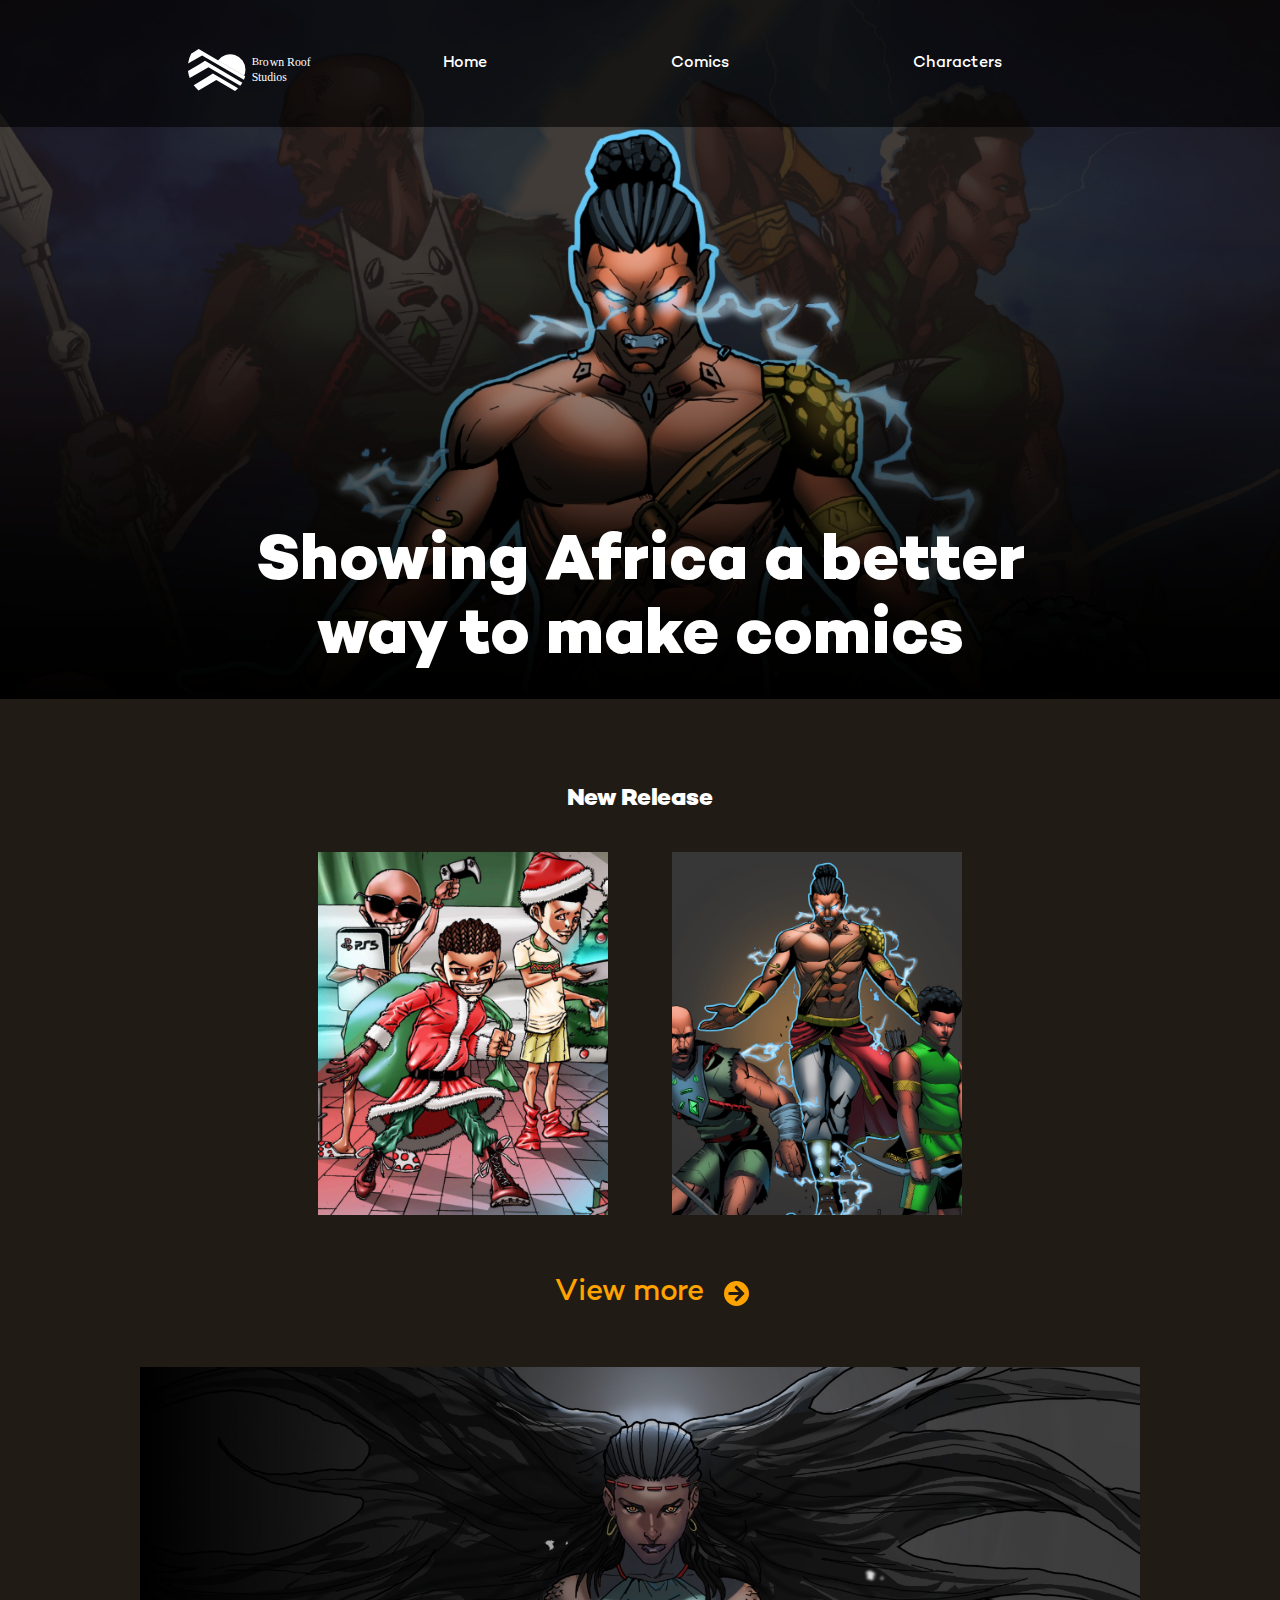
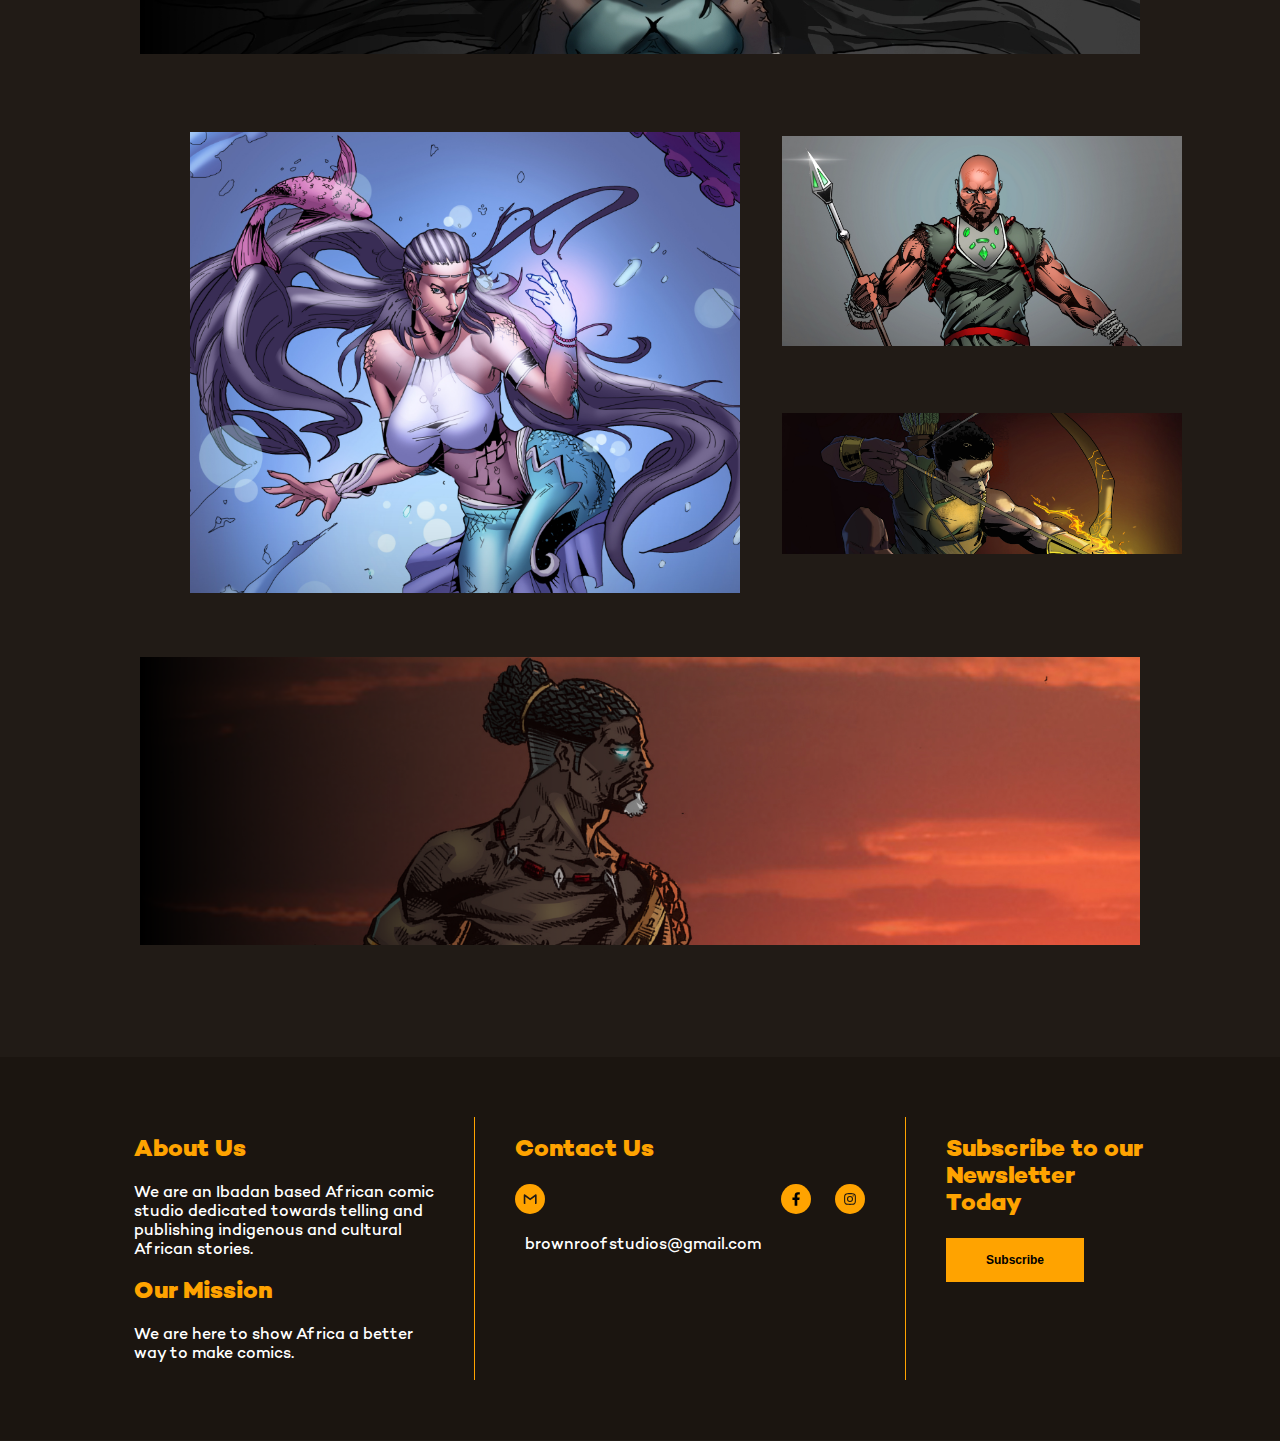
<file: Index.html>
<!DOCTYPE html>
<html lang="en">

<head>
    <meta charset="UTF-8">
    <meta http-equiv="X-UA-Compatible" content="IE=edge">
    <meta name="viewport" content="width=device-width, initial-scale=1.0">
    <title>Brown Roof Studios</title>
    <link
        href="https://fonts.googleapis.com/css?family=Material+Icons|Material+Icons+Outlined|Material+Icons+Two+Tone|Material+Icons+Round|Material+Icons+Sharp"
        rel="stylesheet">
    <link rel="stylesheet" href="css/Style.css">
    <script src="Js/script.js" defer></script>
</head>

<body>
<div id="mainWrapper">
    <div id="AllTpLP">

        <div id="AlltpNav">

            <div id="TpNav">

                <a href="Index.html" class="clearfix" id="logoLink"> <img src="Images/Logo.svg" alt="Brown Roof Logo" id="BRSLogo"> </a>

                <ul id="lisLst">
                    <li><a href="Index.html" class="LkHov">Home</a></li>
                    <hr class="horLine">
                    <li><a href="Our Comics.html" class="LkHov">Comics</a></li>
                    <hr class="horLine">
                    <li><a href="Our Characters.html" class="LkHov">Characters</a></li>
                </ul>

                <span class="material-icons-outlined" style='color:white;' id="hamburger">
                    menu
                </span>

                <span class="material-icons-outlined" style='color:white;' id="close">
                    close
                    </span>

                <!-- <span></span> -->

            </div>

            <h1>Showing Africa a better way
                to make comics</h1>

        </div>


    </div>

    <br> <br> <br><br>

    <!-----This is the second section for the website-->

    <div id="nxtSect">


        <h2 id="SecSectbgtxt"> New Release</h2>

        <br>

        <div id="secTwoImgs">

            <img src="Images/JakutaChristmasSpecial-1.png" alt="Jakuta Christmas Special" id="secTwoImgOne">


            <img src="Images/joint pinup jakuta.png" alt="Jakuta Issue 1" id="secTwoImgTwo">


        </div>


    </div>

    <br><br>

    <!----this is the view more button for the website-->
    <a href="Our Comics.html">
        <div id="vwMor">

            <div id="vwMorChld">

                <p id="vwMorTxt">
                    View more
                </p>

                <img src="Images/arrow icon.svg" alt="Jakuta Christmas Special" id="vwMorIcn">

            </div>

        </div>
    </a>

    <br> <br>


    <!-----This is the Third section for the website-->

    <div class="thirdSect">
        <img src="Images/Group 5.jpg" alt="Yemoja" id="trdSectYemoja">
    </div>

    <br> <br>

    <div class="forthSect">


        <div id="fstImg">

            <img src="Images/iyemoja.jpg" alt="Yemoja" id="fthSectYemoja">

            <div id="TxtInfo">
                <H2>Yemoja</H2>
                <p>She is regarded as the mother of all orishas and the goddess of the ocean.</p>
            </div>

        </div>


        <div id="SecImg">


            <div id="secimgDiv">
                <img src="Images/gboka.png" alt="Yemoja" id="fthSectGboka">

                <div id="TxtInfoGbo">
                    <H2>Gbonka</H2>
                    <p>A fierce comrade of Jakuta who is known for his strength in wars and battles.</p>
                </div>
            </div>


            <div id="trdimgDiv">
                <img src="Images/timi.png" alt="Yemoja" id="fthSectTimi">

                <div id="TxtInfoTimi">
                    <H2>Timi</H2>
                    <p>A Hunter and warlord and one of the two fierce comrades of Jakuta..</p>
                </div>
            </div>

        </div>

    </div>

     <!----this is the dive that has jakuta on it alone-->
     <br>
     <br><br>
 
 
     <div class="thirdSect">
         <img src="Images/Group 18.jpg" alt="Yemoja" id="trdSectYemoja">
     </div>
 
     </div>
 
     <br> <br> <br>

      <!---This is the beginning of the fifth section of the website-->

    <br> <br> <br>

    <div id="bgClr">
        <div id="fifthSect">

            <div id="abtMis">
                <h2> About Us</h2>

                <p>We are an Ibadan based African comic studio dedicated towards telling and publishing indigenous and
                    cultural African stories.</p>

                <h2>Our Mission</h2>

                <p>We are here to show Africa a better way to make comics.</p>
            </div>

            <div id="contactUs">
                <h2>Contact Us</h2>

                <div id="CtUsMail">

                    <div class="emailLink">
                        <img src="Images/Gmail.svg" alt="Gmail Icon" id="CtUsMailImg">

                    <p>brownroofstudios@gmail.com</p>
                    </div>

                    <div class="iconSet">
                        <img src="Images/Facebook.svg" alt="Facebook Icon" class="SocialIcnsIcons">
                    <img src="Images/Instagram.svg" alt="Instagram Icon" class="SocialIcnsIcons">
                    </div>

                </div>
            </div>

            <div id="MailSub">
                <h2>Subscribe to our Newsletter Today</h2>

                <input type="button" value="Subscribe" id="SubBtn">
            </div>
        </div>
    </div>
</body>
</div>

</html>
</file>
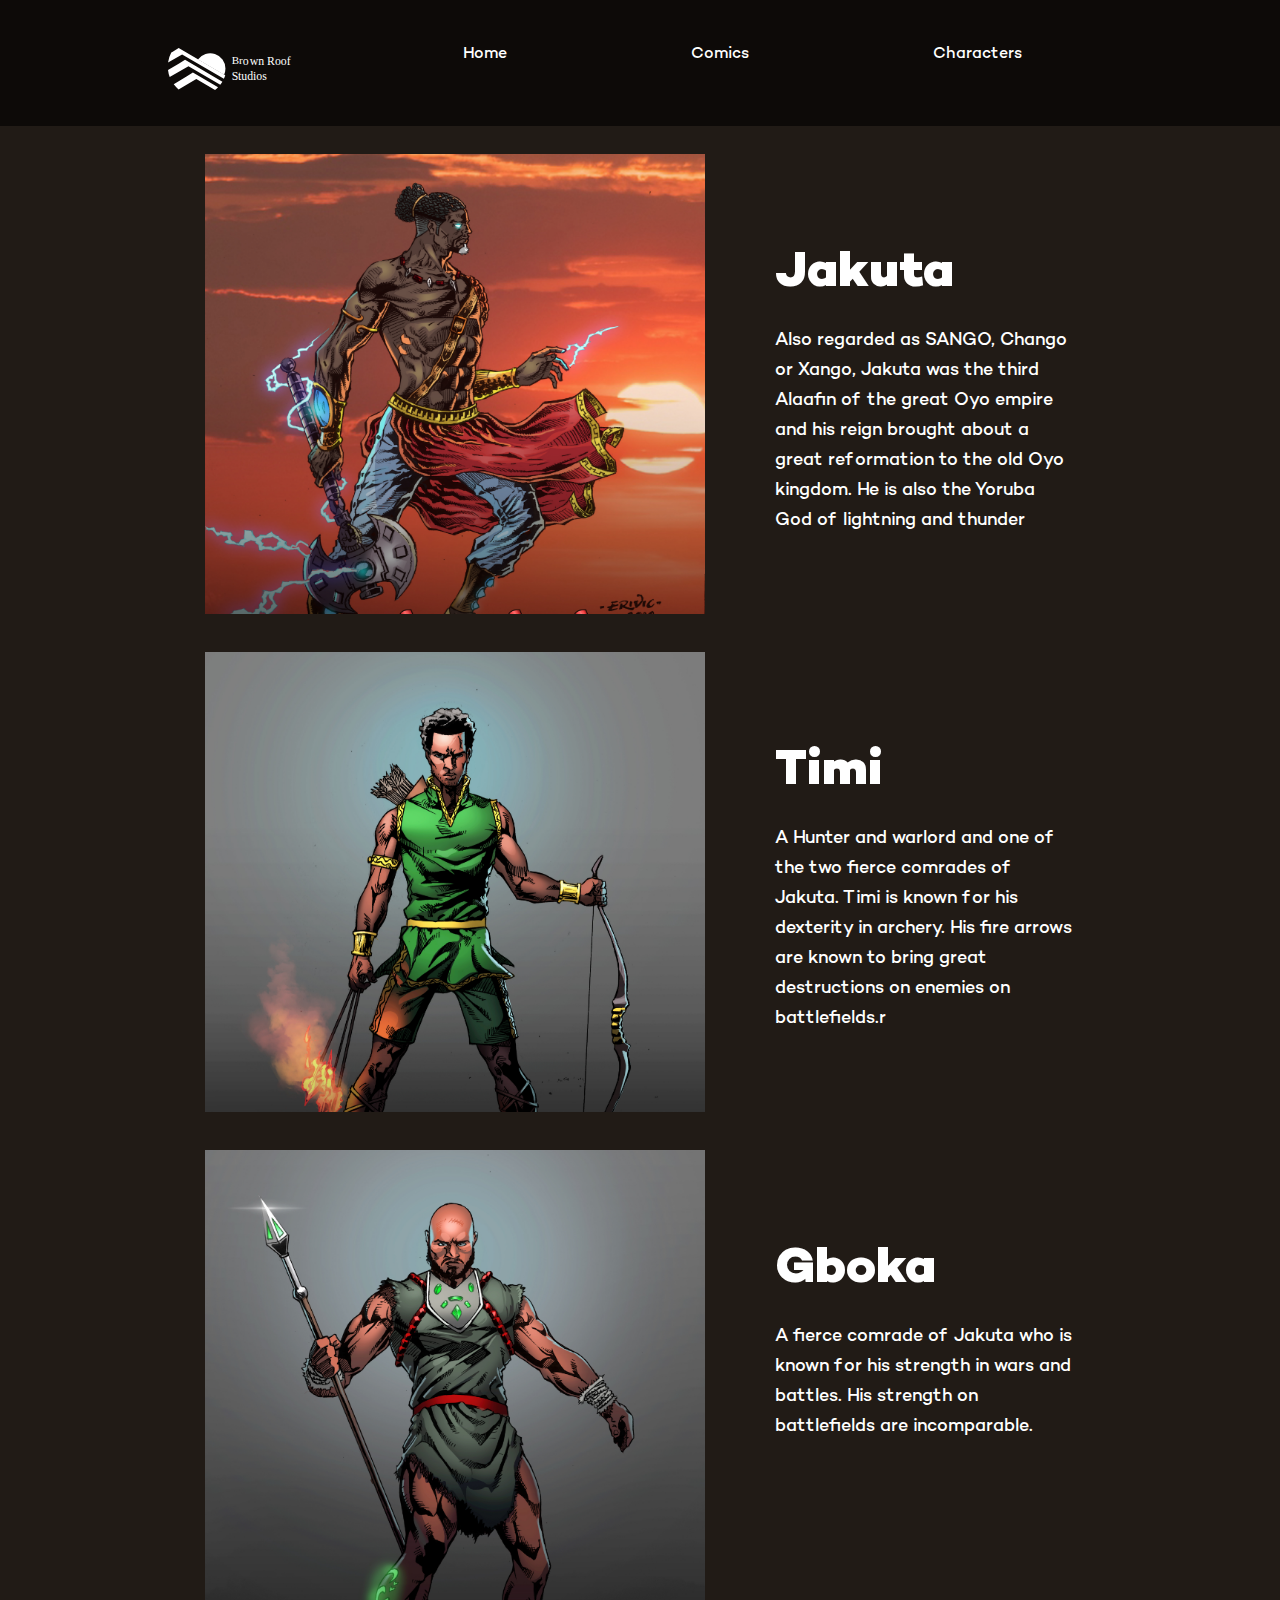
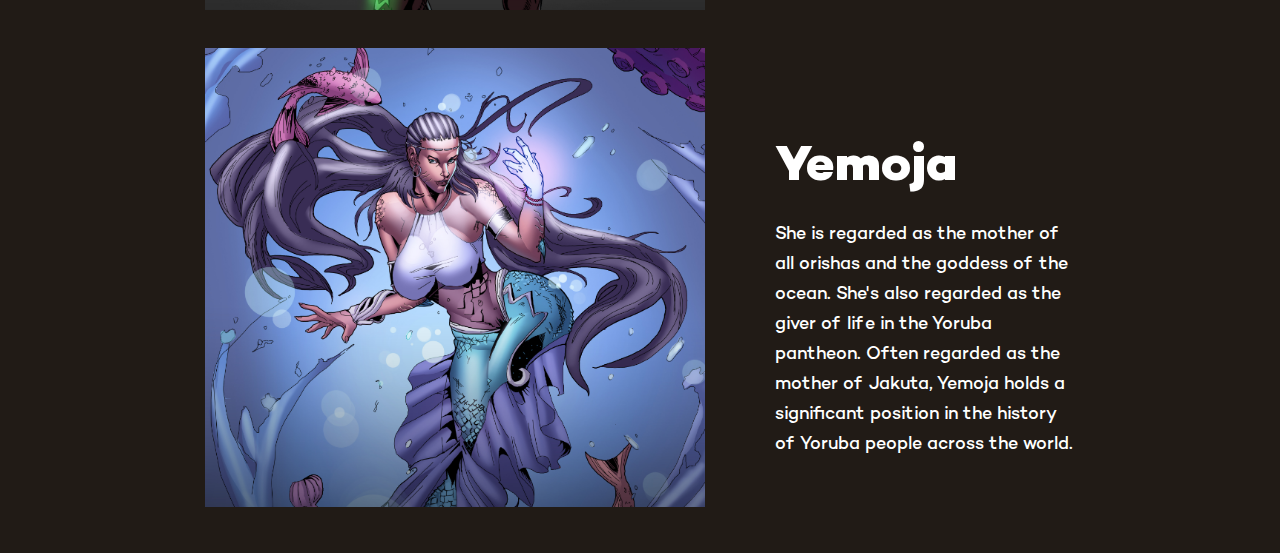
<file: Our Characters.html>
<!DOCTYPE html>
<html>

    <head>
        <meta charset="UTF-8">
        <meta http-equiv="X-UA-Compatible" content="IE=edge">
        <meta name="viewport" content="width=device-width, initial-scale=1.0">
        <title>
            Brown Roof Studios
        </title>
        <link rel="stylesheet" href="css/Our Characters.css">
        <link
        href="https://fonts.googleapis.com/css?family=Material+Icons|Material+Icons+Outlined|Material+Icons+Two+Tone|Material+Icons+Round|Material+Icons+Sharp"
        rel="stylesheet">

        <script src="Js/script.js" defer></script>
    </head>

    <body>


        <div id="TpNav">

            <a href="Index.html"> <img src="Images/Logo.svg" alt="Brown Roof Logo" id="BRSLogo">    </a>

            <ul id="lisLst">
                <li><a href="Index.html" class="LkHov">Home</a></li>
                <hr class="horLine">
                <li><a href="Our Comics.html" class="LkHov">Comics</a></li>
                <hr class="horLine">
                <li><a href="Our Characters.html" class="LkHov">Characters</a></li>
            </ul>

            <span class="material-icons-outlined" style='color:white;' id="hamburger">
                menu
            </span>

            <span class="material-icons-outlined" style='color:white;' id="close">
                close
                </span>

        </div>




        <br><Br>

            <!---This is the div fir aall the character images-->

        <div class="allChaInf">


            <div class="chaInfoforFlex">


                        <img src="Images/JAKUTA 01d.png" alt="Jakuta1" class="chrImgs">


                     <div class="flxIns">
                        <h2>Jakuta</h2>
                        <p>Also regarded as SANGO, Chango or Xango, Jakuta was the third Alaafin of the great Oyo empire and his reign brought about a great reformation to the old Oyo kingdom. He is also the Yoruba God of lightning and thunder</p>

                     </div>
            </div>
        </div>


        <div class="allChaInf">



            <br> <br>
            <div class="chaInfoforFlex">


                        <img src="Images/timi cover.png" alt="Timi" class="chrImgs">


                     <div class="flxIns">
                        <h2>Timi</h2>
                        <p>A Hunter and warlord and one of the two fierce comrades of Jakuta. Timi is known for his dexterity in archery. His fire arrows are known to bring great destructions on enemies on battlefields.r</p>

                     </div>
            </div>
        </div>   
        
        <br> <br>



        <div class="allChaInf">
            <div class="chaInfoforFlex">


                        <img src="Images/gboka cover.png" alt="Gboka" class="chrImgs">


                     <div class="flxIns">
                        <h2>Gboka</h2>
                        <p>A fierce comrade of Jakuta who is known for his strength in wars and battles. His strength on battlefields are incomparable.</p>

                     </div>
            </div>
        </div>      
        
        
        
        <br> <br>
        <div class="allChaInf">


            <div class="chaInfoforFlex">


                        <img src="Images/iyemoja done.png" alt="Yemoja" class="chrImgs">


                     <div class="flxIns">
                        <h2>Yemoja</h2>
                        <p>She is regarded as the mother of all orishas and the goddess of the ocean. She's also regarded as the giver of life in the Yoruba pantheon. Often regarded as the mother of Jakuta, Yemoja holds a significant position in the history of Yoruba people across the world.</p>

                     </div>
            </div>


            <br> <br>
       
    </body>
</file>
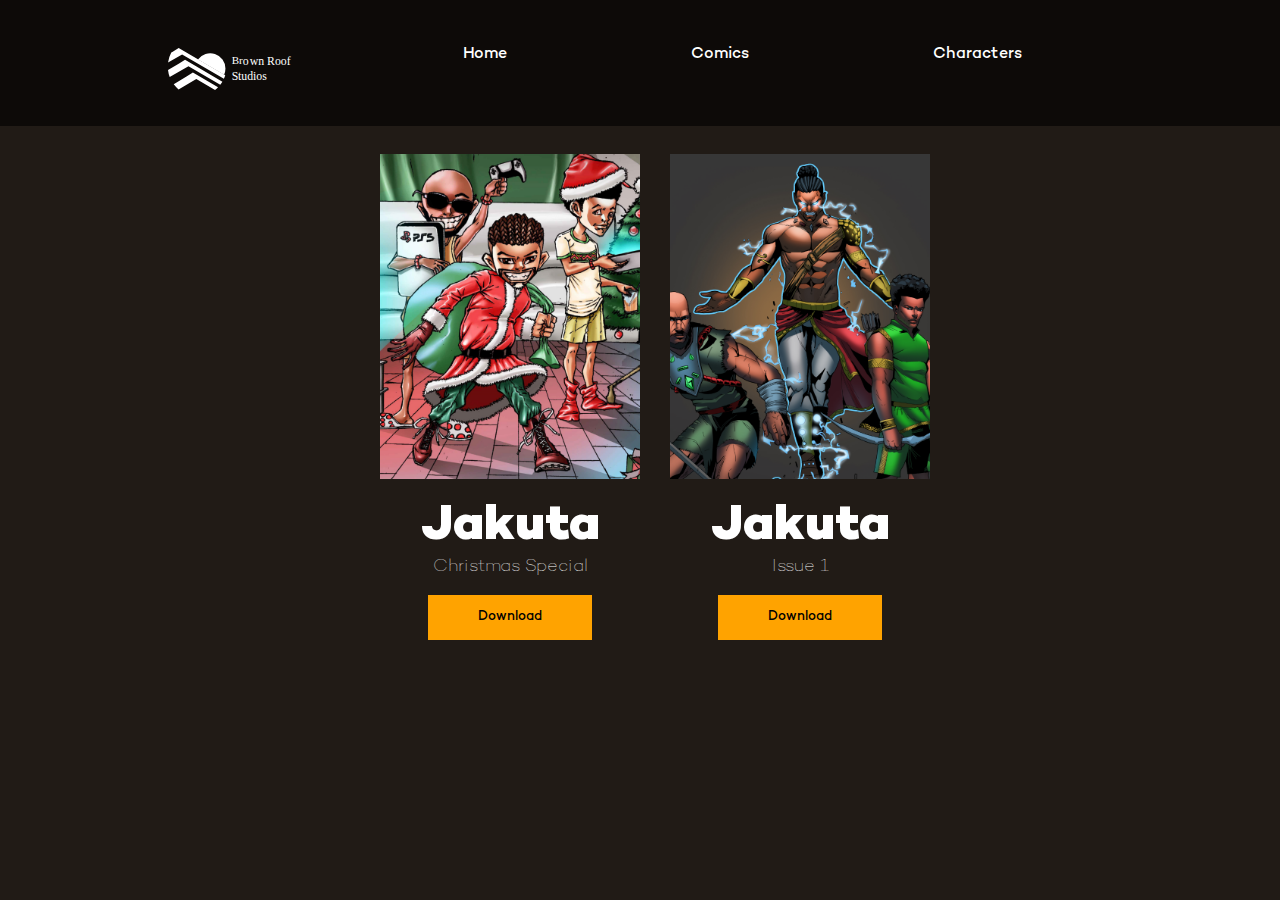
<file: Our Comics.html>
<!DOCTYPE html>
<html>

    <head>
        <meta charset="UTF-8">
        <meta http-equiv="X-UA-Compatible" content="IE=edge">
        <meta name="viewport" content="width=device-width, initial-scale=1.0">
        <title>
            Brown Roof Studios
        </title>
        <link
        href="https://fonts.googleapis.com/css?family=Material+Icons|Material+Icons+Outlined|Material+Icons+Two+Tone|Material+Icons+Round|Material+Icons+Sharp"
        rel="stylesheet">

        <link rel="stylesheet" href="css/Our Comics.css">

        <script src="Js/script.js" defer></script>
    </head>

    <body>


        <div id="TpNav">

            <a href="Index.html" class="clearfix" id="logoLink">  <img src="Images/Logo.svg" alt="Brown Roof Logo" id="BRSLogo">    </a>

            <ul id="lisLst">
                <li><a href="Index.html" class="LkHov">Home</a></li>
                <hr class="horLine">
                <li><a href="Our Comics.html" class="LkHov">Comics</a></li>
                <hr class="horLine">
                <li><a href="Our Characters.html" class="LkHov">Characters</a></li>
            </ul>

            <span class="material-icons-outlined" style='color:white;' id="hamburger">
                menu
            </span>

            <span class="material-icons-outlined" style='color:white;' id="close">
                close
                </span>

        </div>


        <br><br>
        

        <div class="oneSect">
                <div class="CmIssues">
                    <img src="Images/JakutaChristmasSpecial-1.png" alt="Jakuta Christmas Special" class="CmIssuesImgs">

                    <div Class="TxtNdDwldBtn">
                        <h1>Jakuta</h1>
                        <h3>Christmas Special</h3>
                      
                        <button class="btn"> Download </button>
                    </div>
                </div>
                <br>


                <br>

                <div class="CmIssues">
                    <img src="Images/joint pinup jakuta.png" alt="Jakuta Issue 1" class="CmIssuesImgs">

                    <div Class="TxtNdDwldBtn">
                        <h1>Jakuta</h1>
                        <h3>Issue 1</h3>
                       

                        <button class="btn"> Download </button>
                    </div>
                </div>

                <br><br>
                

         </div>

         
    </body>

    </html>
</file>
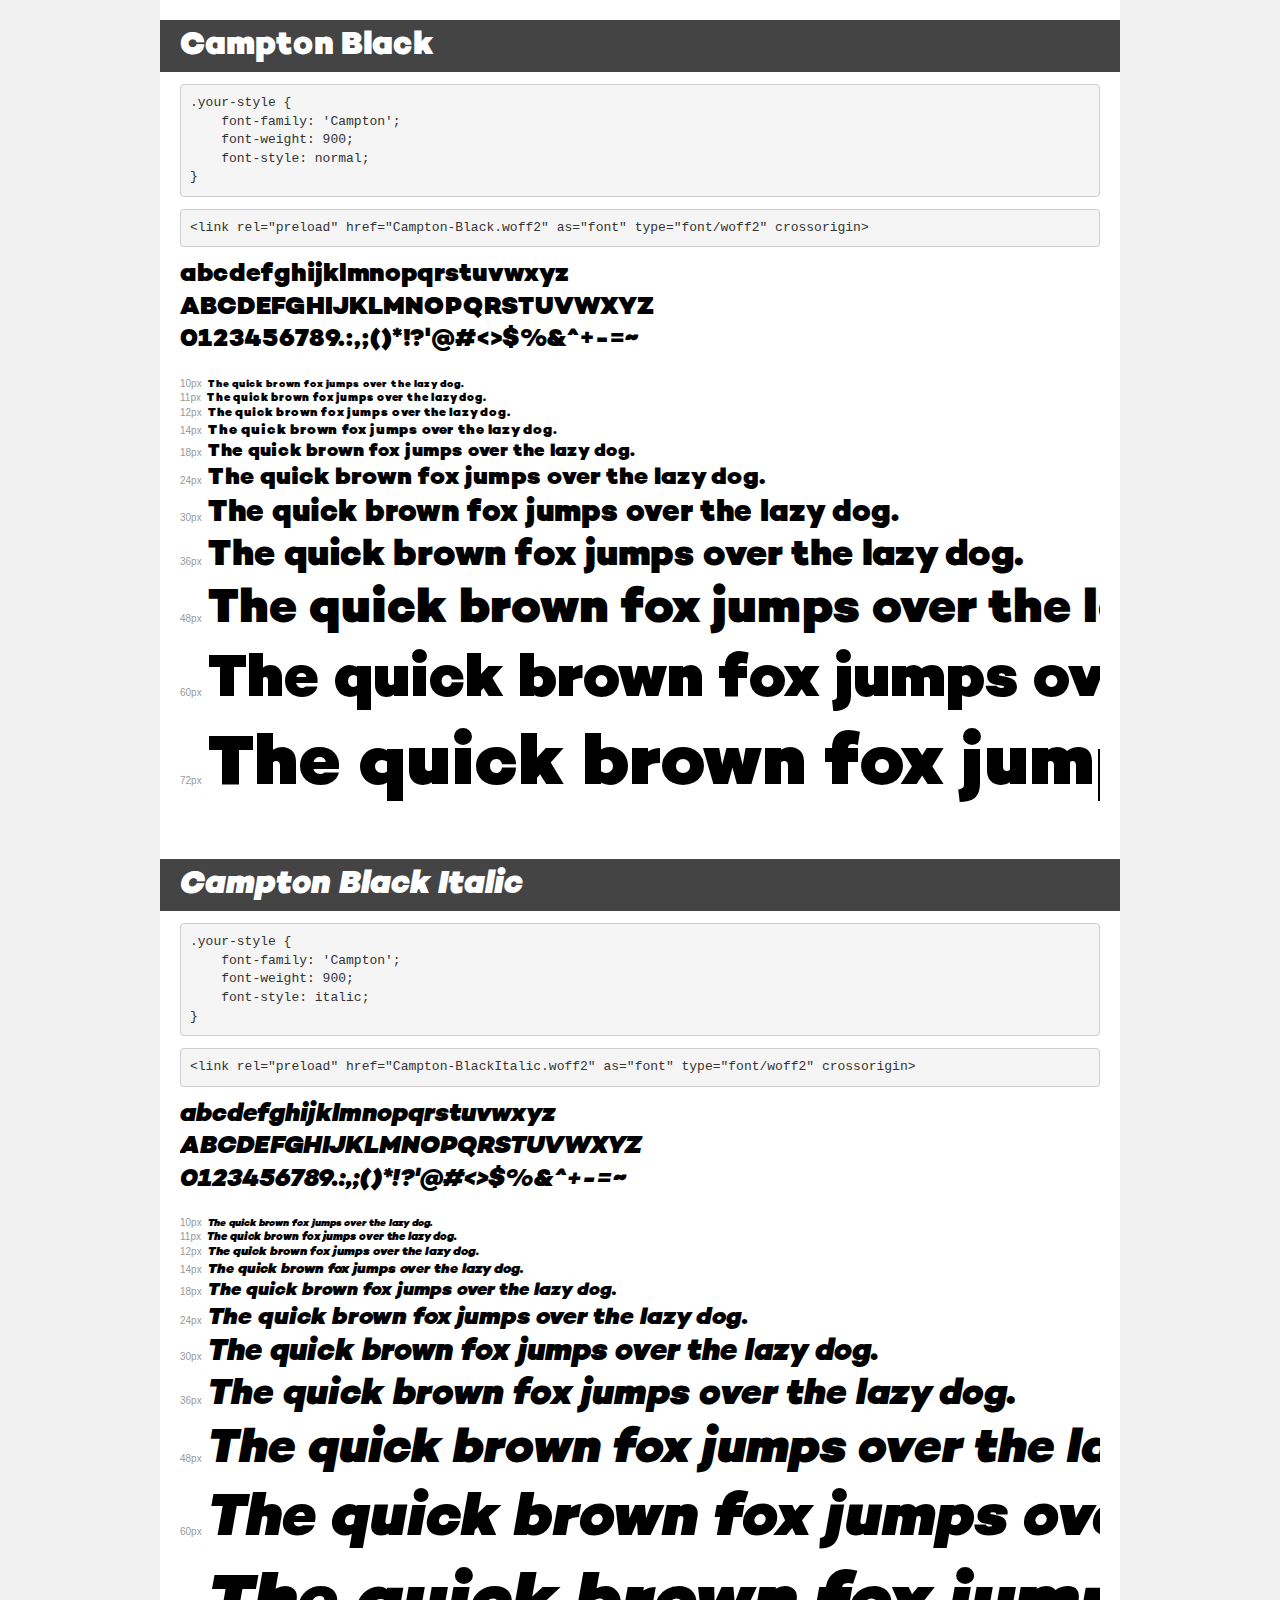
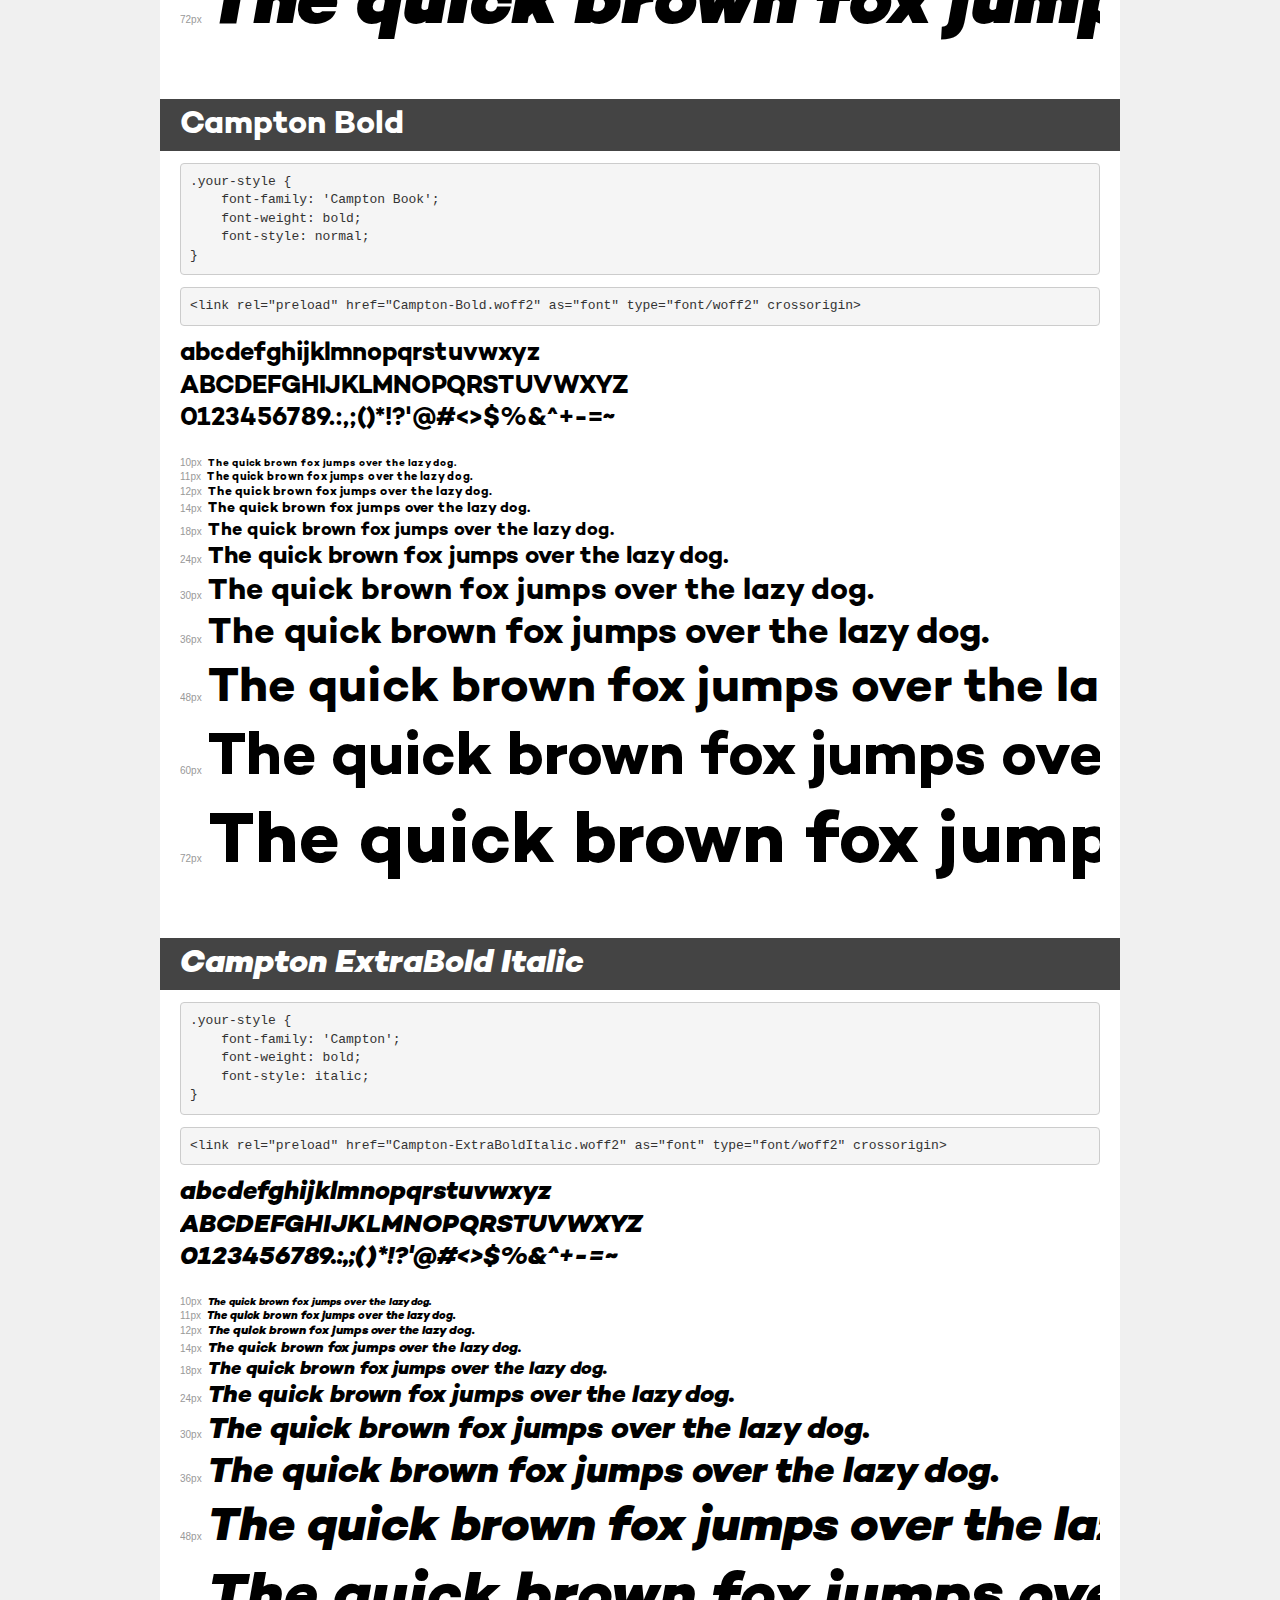
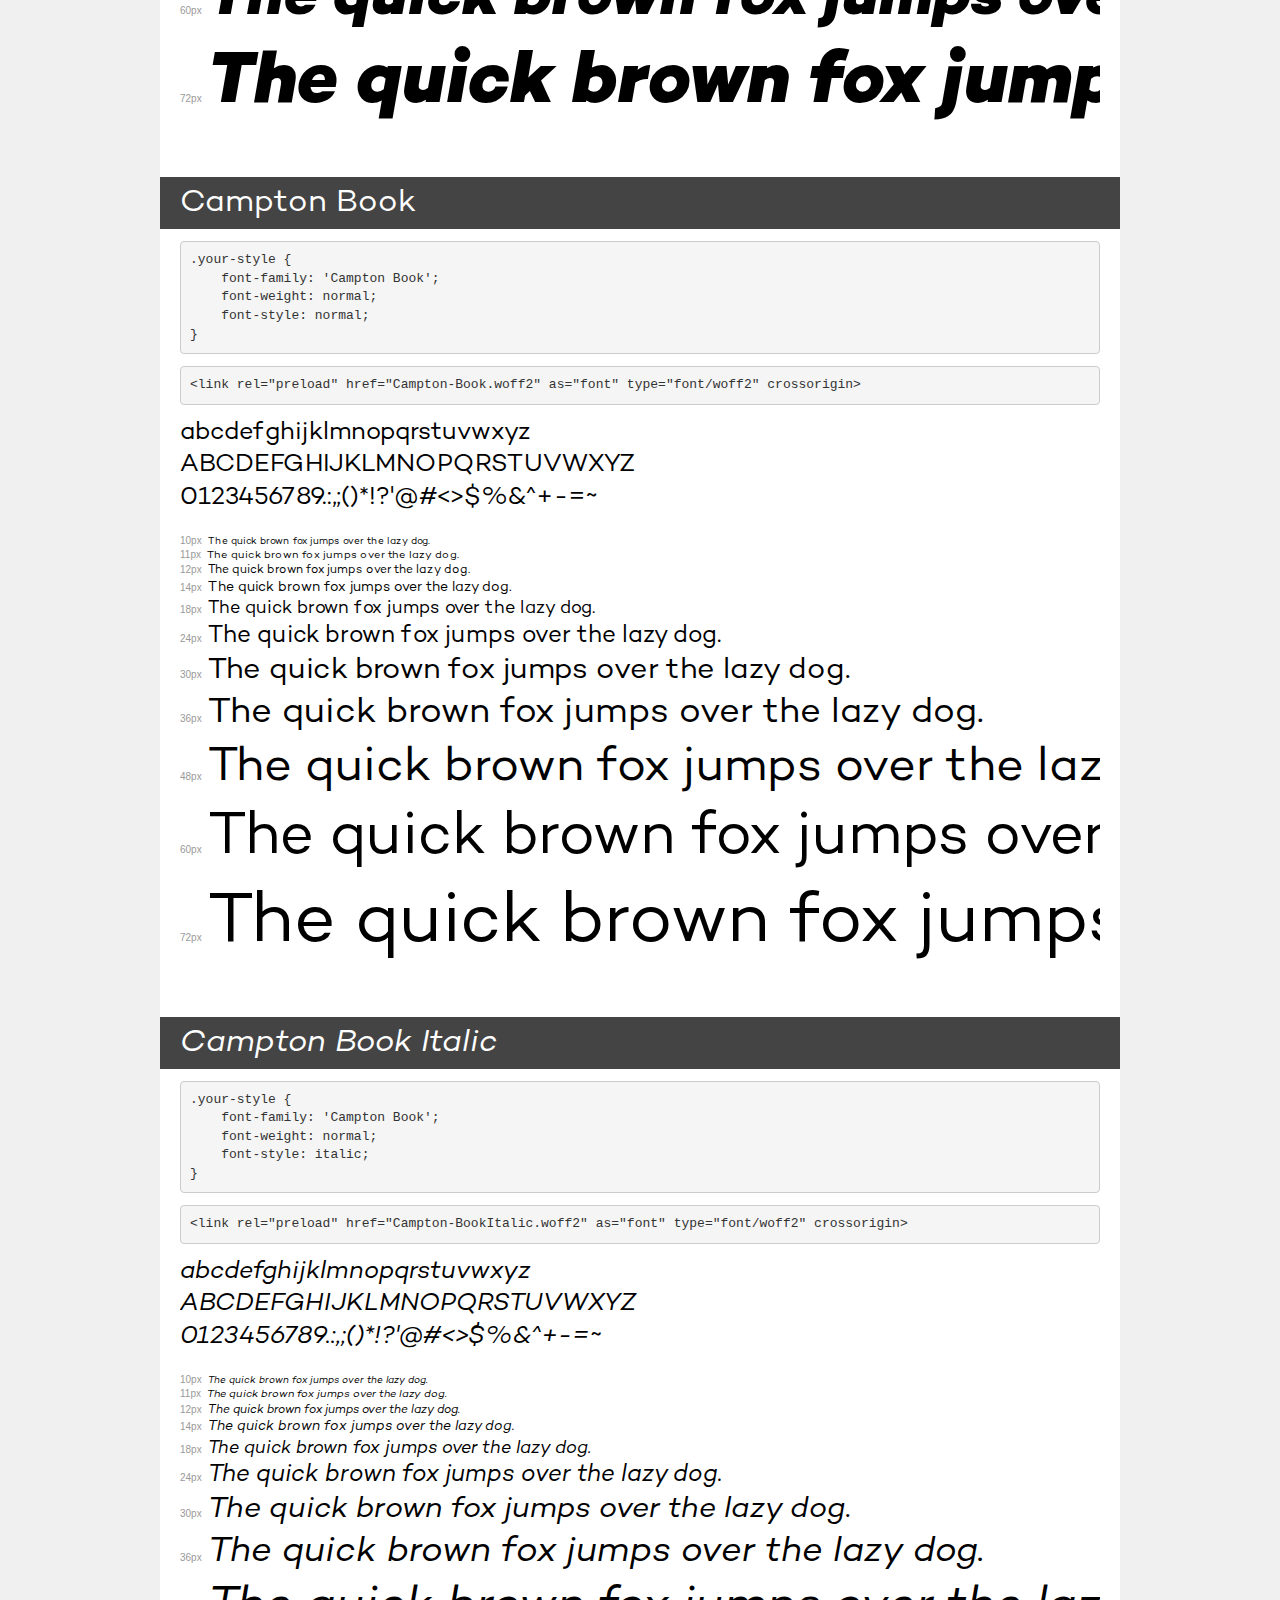
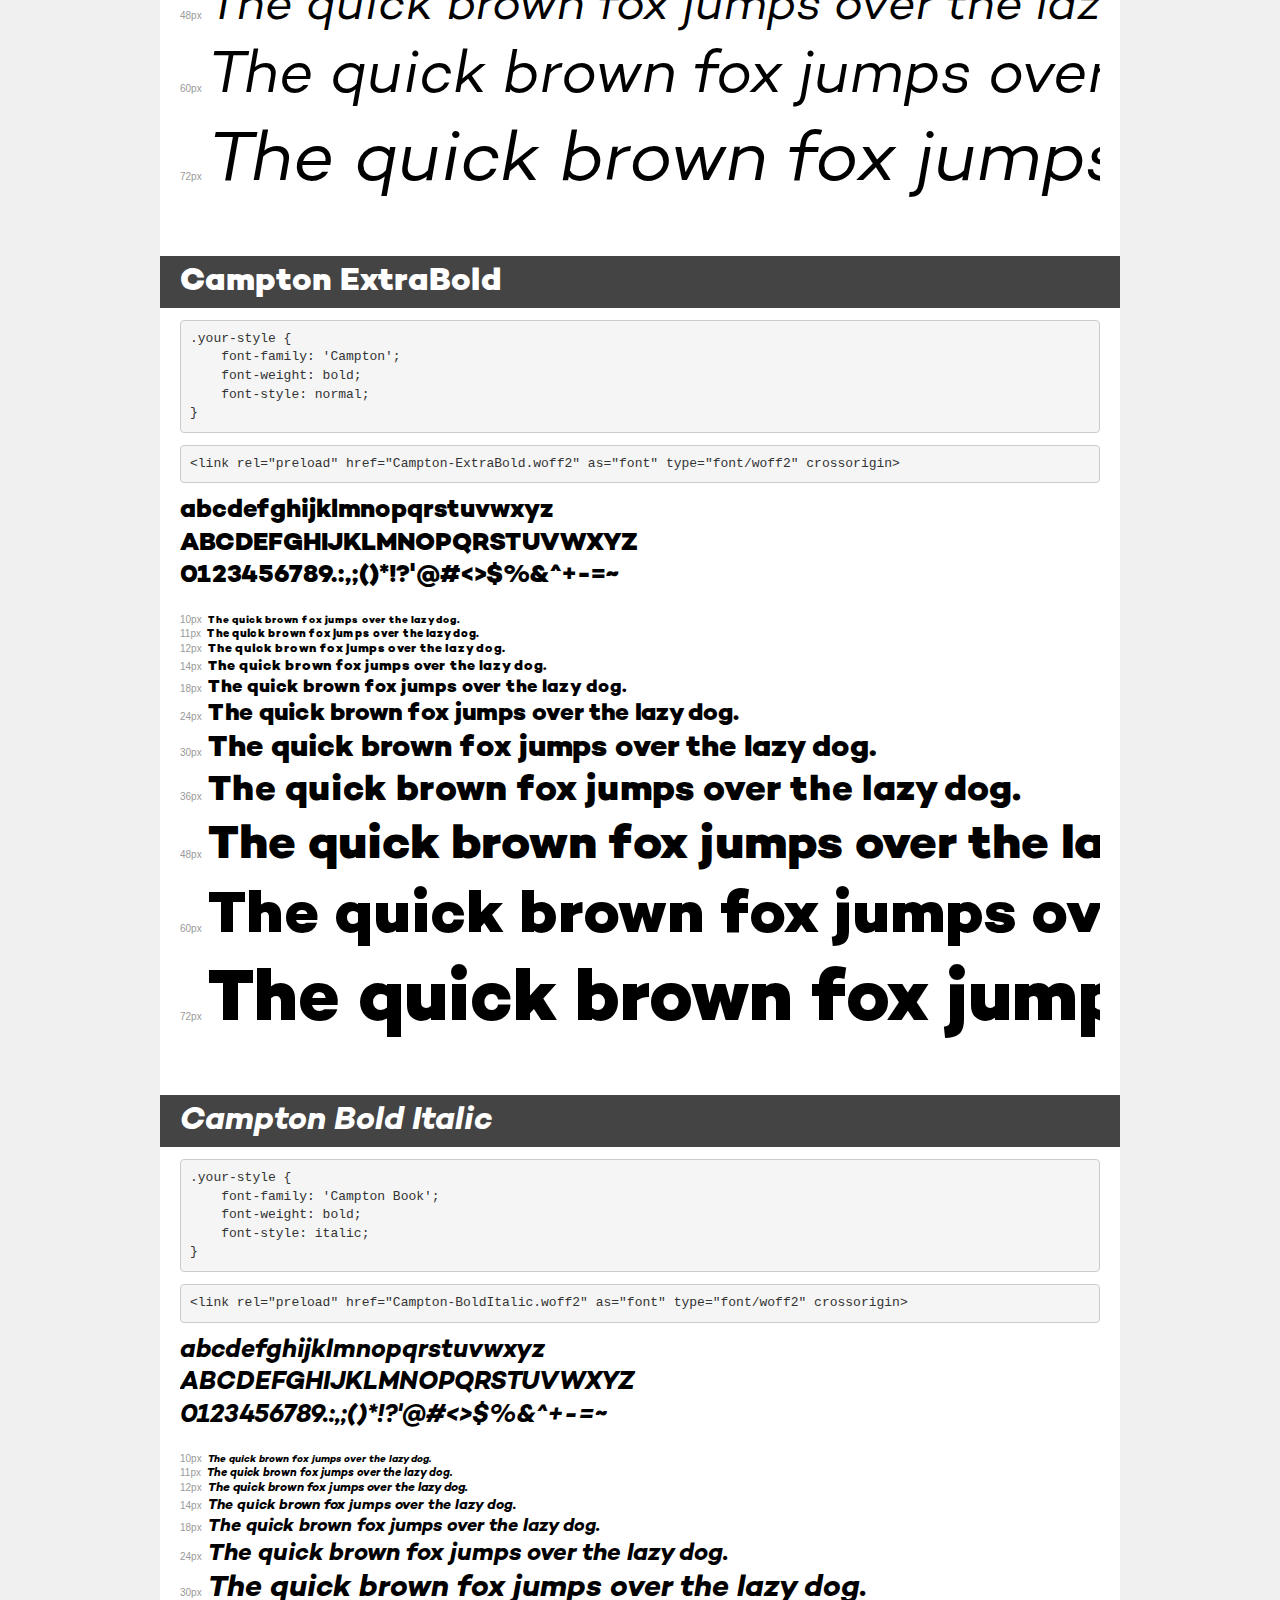
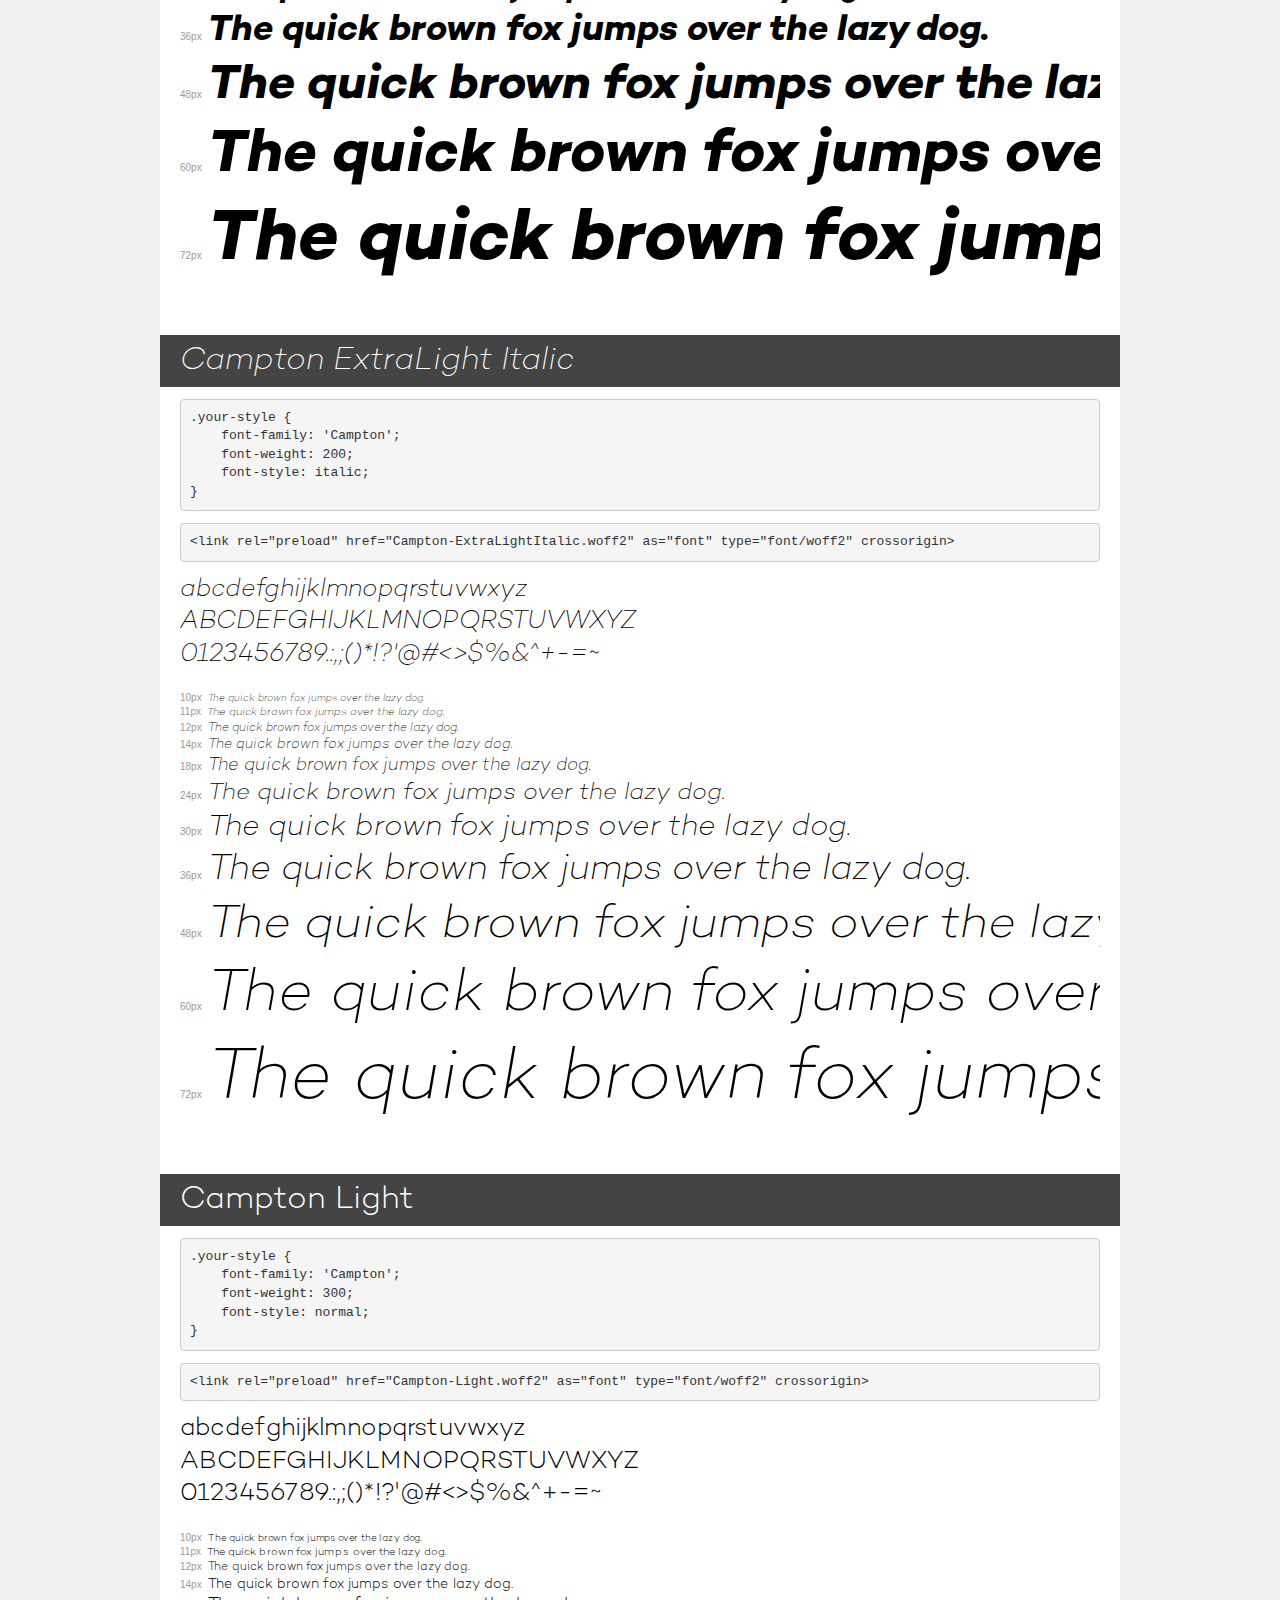
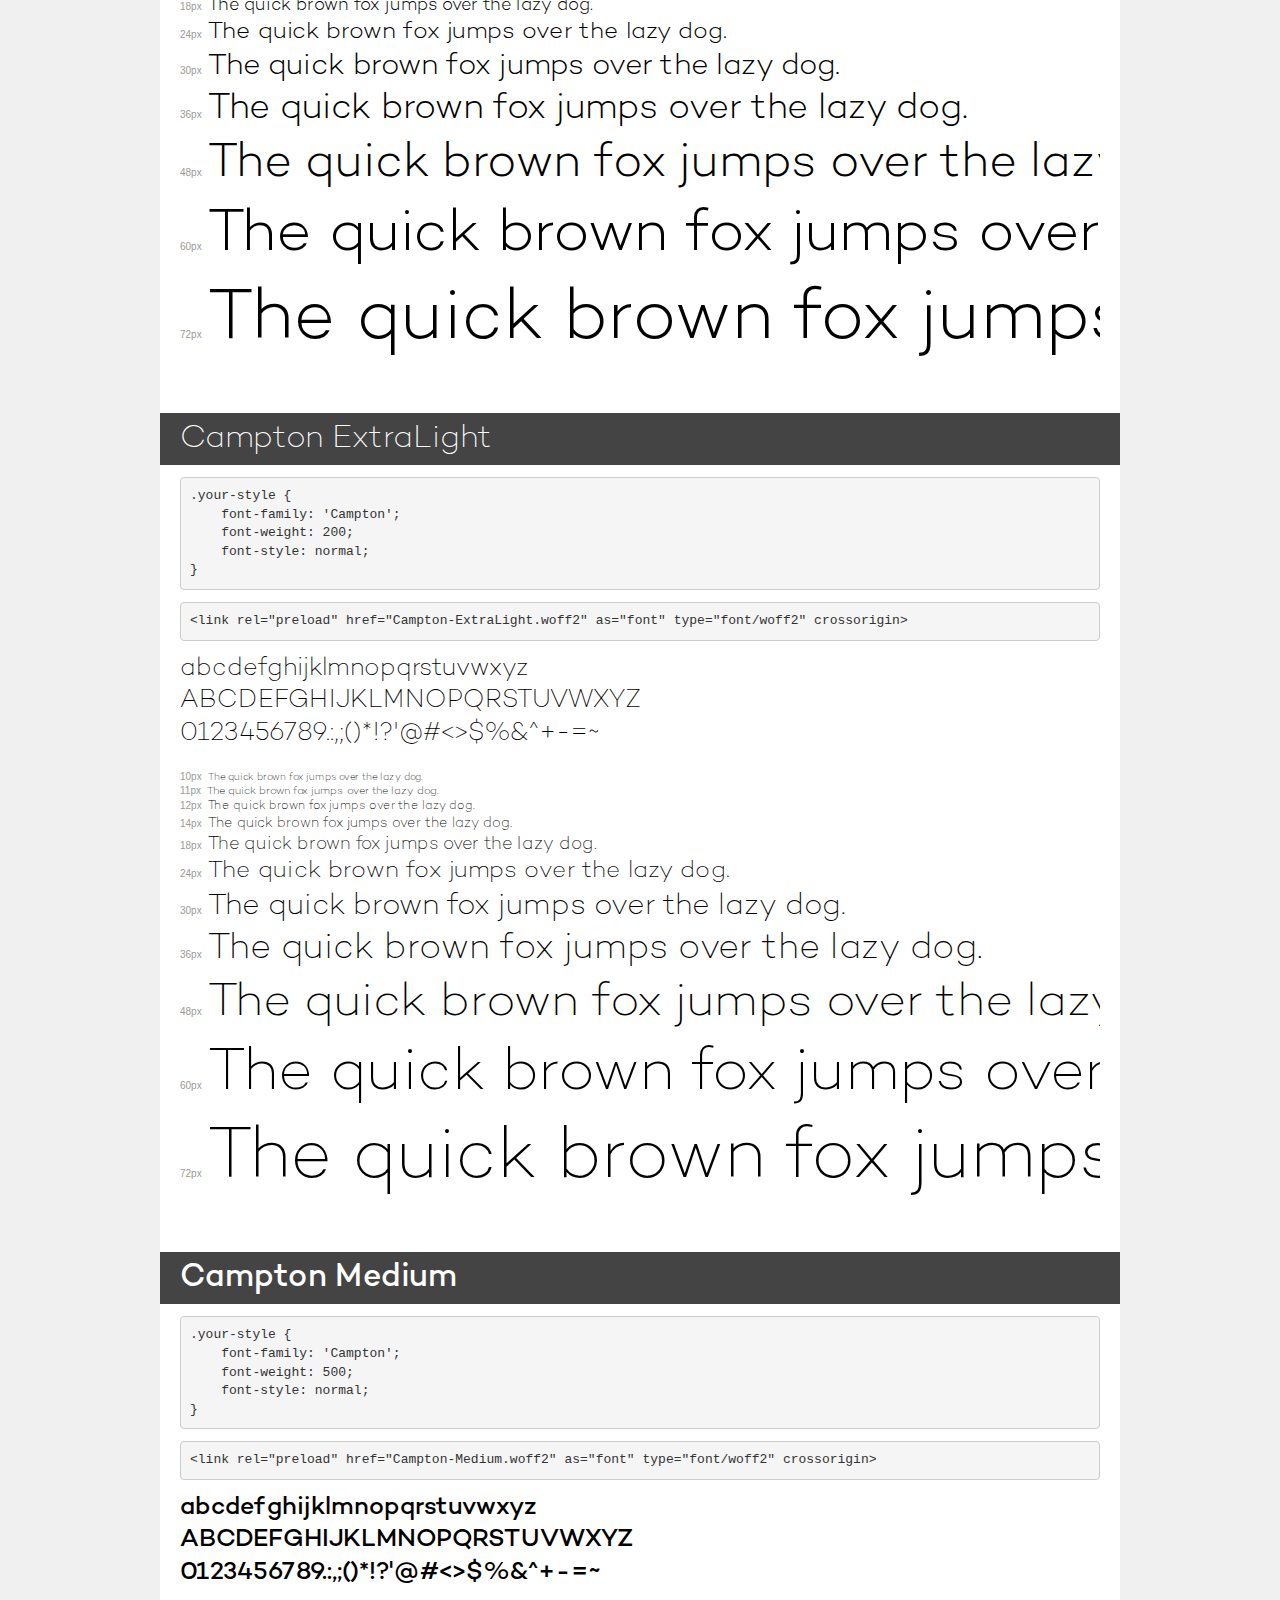
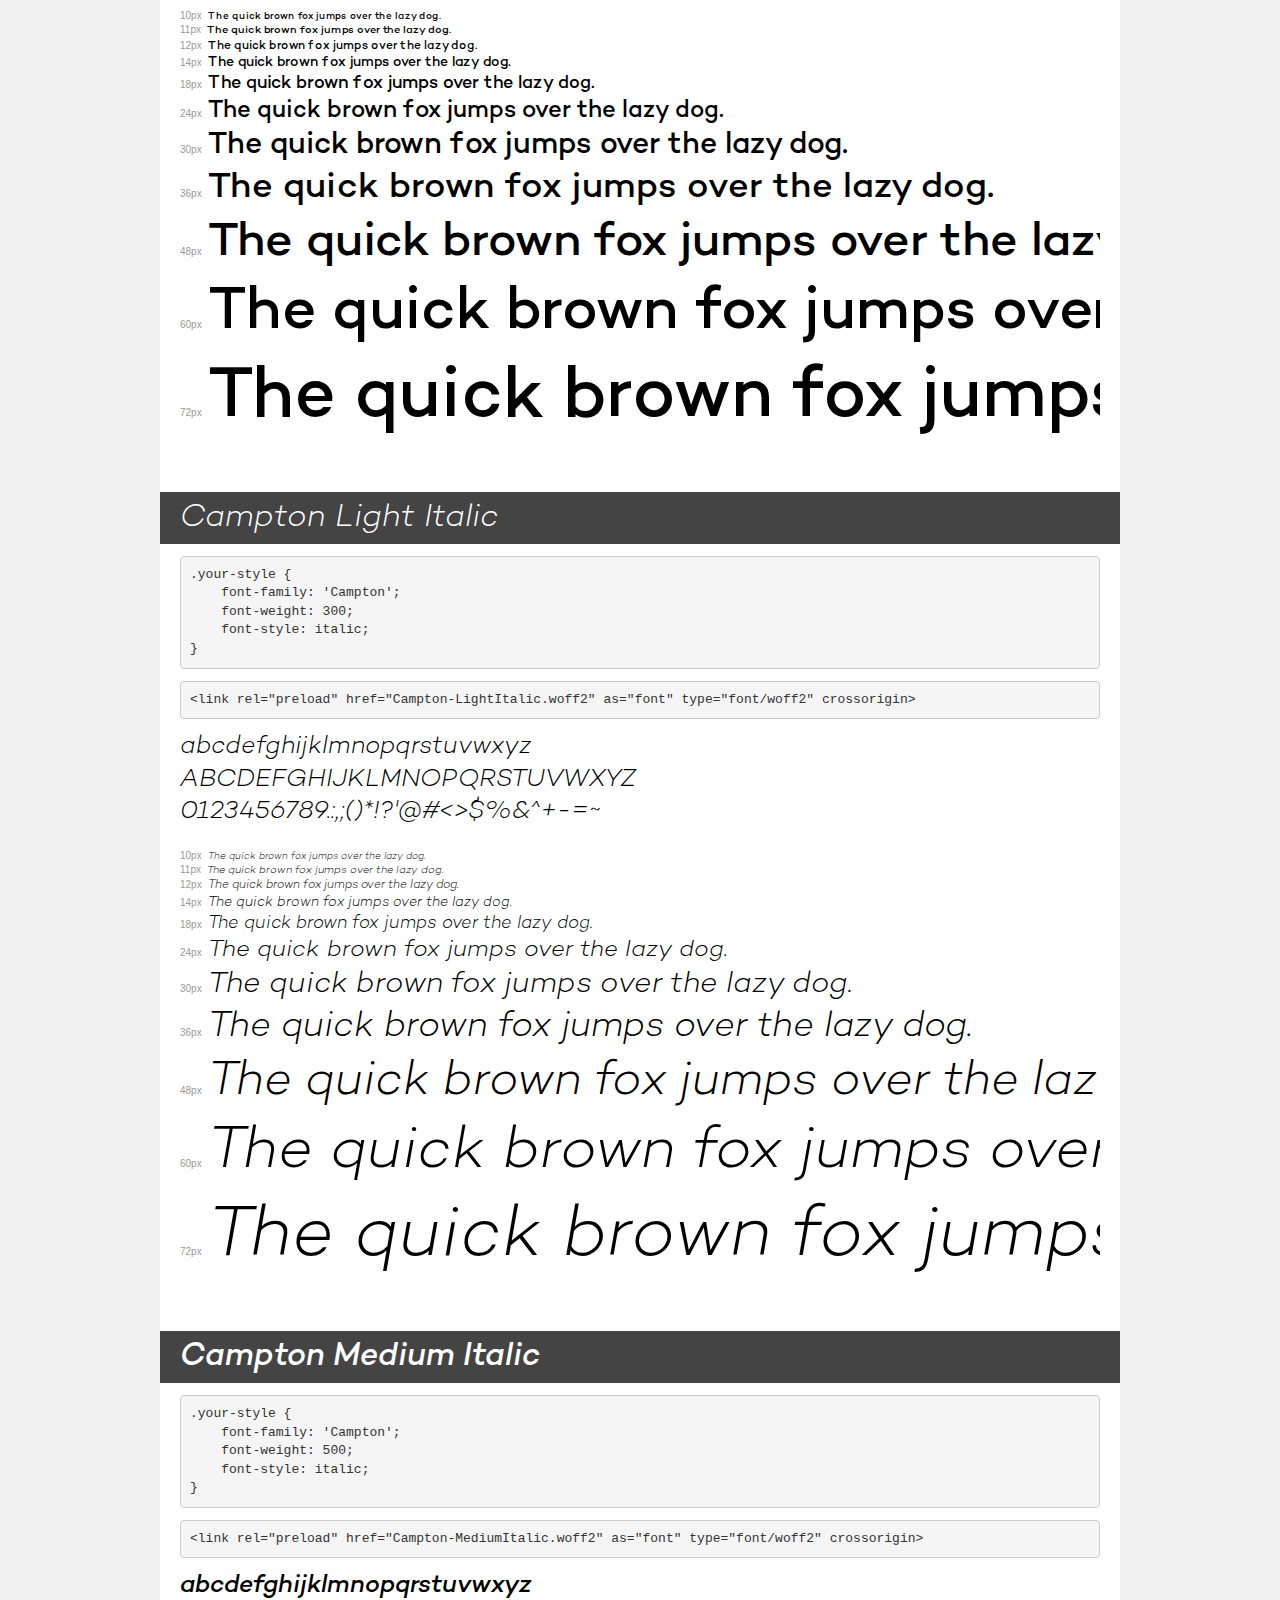
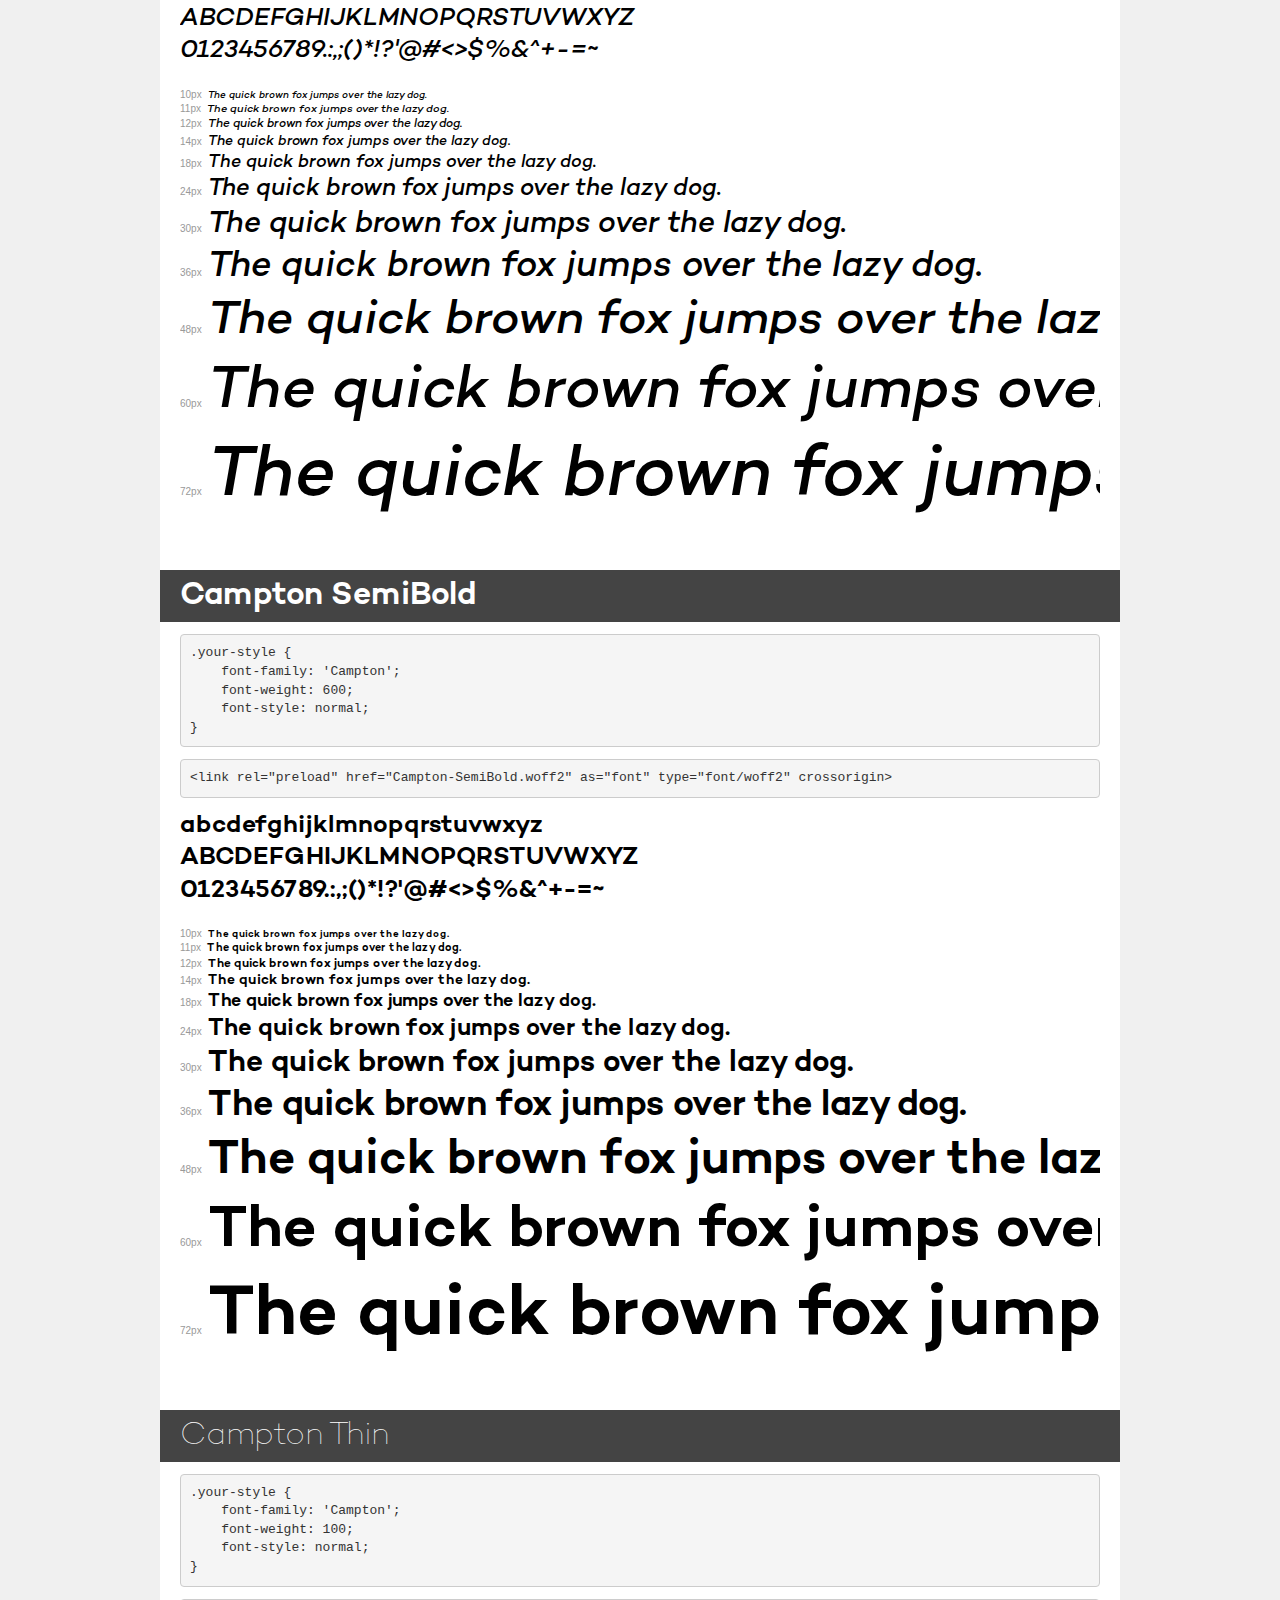
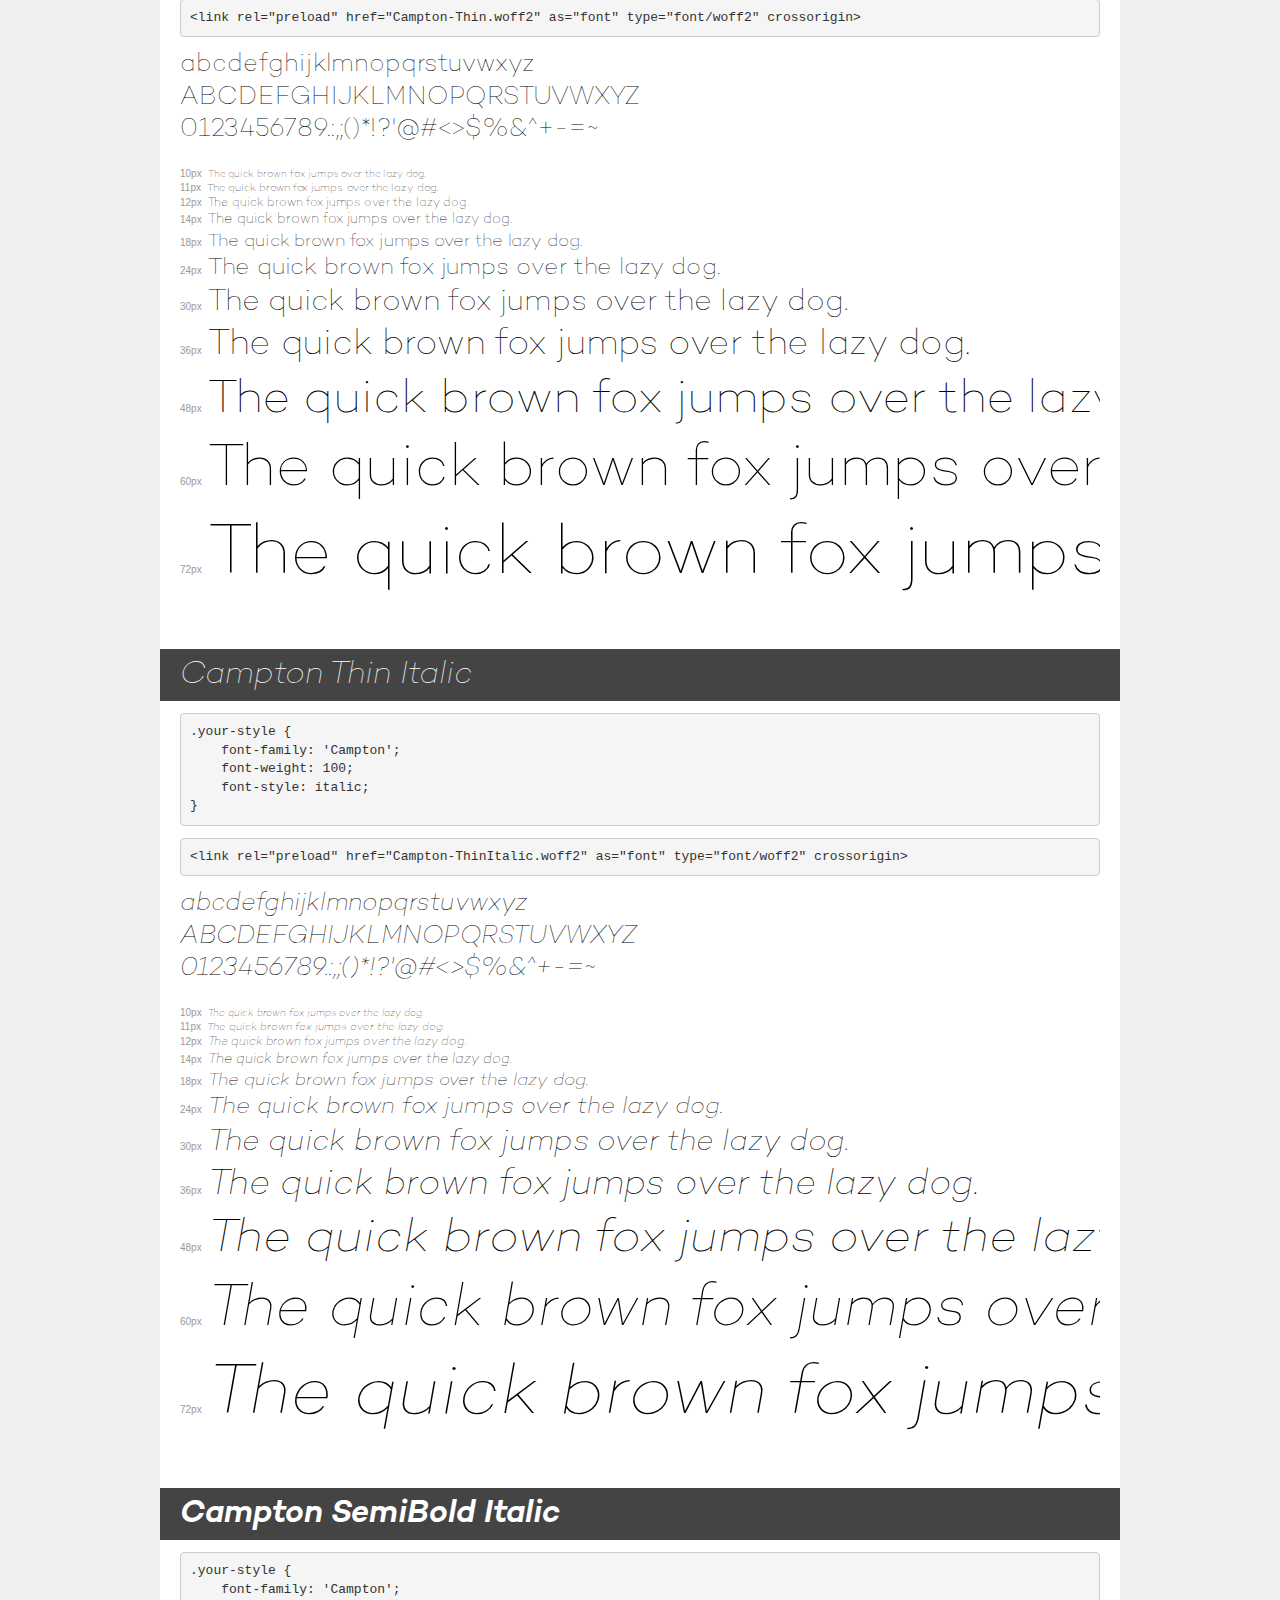
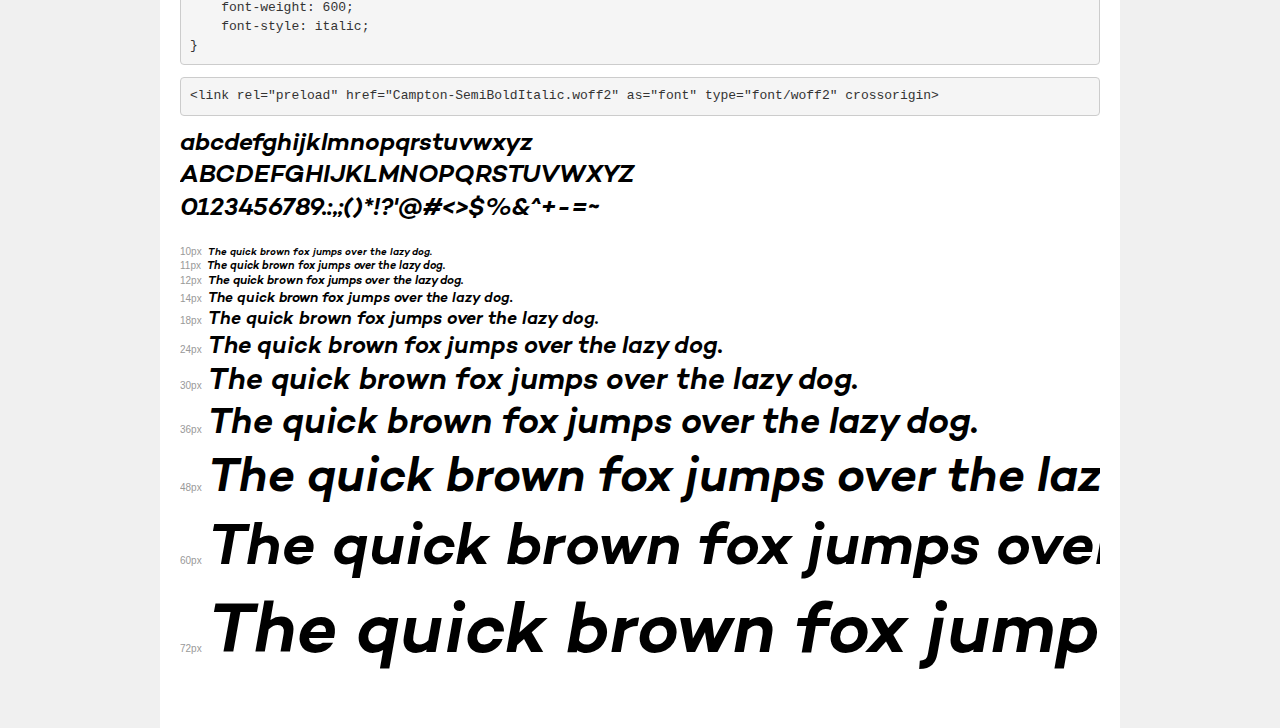
<file: campton/demo.html>
<!DOCTYPE html>
<html lang="en">
<head>
    <meta charset="utf-8">
    <meta http-equiv="X-UA-Compatible" content="IE=edge">
    <meta name="viewport" content="width=device-width, initial-scale=1">
    <meta name="robots" content="noindex, noarchive">
    <meta name="format-detection" content="telephone=no">
    <title>Transfonter demo</title>
    <link href="stylesheet.css" rel="stylesheet">
    <style>
        /*
        http://meyerweb.com/eric/tools/css/reset/
        v2.0 | 20110126
        License: none (public domain)
        */
        html, body, div, span, applet, object, iframe,
        h1, h2, h3, h4, h5, h6, p, blockquote, pre,
        a, abbr, acronym, address, big, cite, code,
        del, dfn, em, img, ins, kbd, q, s, samp,
        small, strike, strong, sub, sup, tt, var,
        b, u, i, center,
        dl, dt, dd, ol, ul, li,
        fieldset, form, label, legend,
        table, caption, tbody, tfoot, thead, tr, th, td,
        article, aside, canvas, details, embed,
        figure, figcaption, footer, header, hgroup,
        menu, nav, output, ruby, section, summary,
        time, mark, audio, video {
            margin: 0;
            padding: 0;
            border: 0;
            font-size: 100%;
            font: inherit;
            vertical-align: baseline;
        }
        /* HTML5 display-role reset for older browsers */
        article, aside, details, figcaption, figure,
        footer, header, hgroup, menu, nav, section {
            display: block;
        }
        body {
            line-height: 1;
        }
        ol, ul {
            list-style: none;
        }
        blockquote, q {
            quotes: none;
        }
        blockquote:before, blockquote:after,
        q:before, q:after {
            content: '';
            content: none;
        }
        table {
            border-collapse: collapse;
            border-spacing: 0;
        }
        /* demo styles */
        body {
            background: #f0f0f0;
            color: #000;
        }
        .page {
            background: #fff;
            width: 920px;
            margin: 0 auto;
            padding: 20px 20px 0 20px;
            overflow: hidden;
        }
        .font-container {
            overflow-x: auto;
            overflow-y: hidden;
            margin-bottom: 40px;
            line-height: 1.3;
            white-space: nowrap;
            padding-bottom: 5px;
        }
        h1 {
            position: relative;
            background: #444;
            font-size: 32px;
            color: #fff;
            padding: 10px 20px;
            margin: 0 -20px 12px -20px;
        }
        .letters {
            font-size: 25px;
            margin-bottom: 20px;
        }
        .s10:before {
            content: '10px';
        }
        .s11:before {
            content: '11px';
        }
        .s12:before {
            content: '12px';
        }
        .s14:before {
            content: '14px';
        }
        .s18:before {
            content: '18px';
        }
        .s24:before {
            content: '24px';
        }
        .s30:before {
            content: '30px';
        }
        .s36:before {
            content: '36px';
        }
        .s48:before {
            content: '48px';
        }
        .s60:before {
            content: '60px';
        }
        .s72:before {
            content: '72px';
        }
        .s10:before, .s11:before, .s12:before, .s14:before,
        .s18:before, .s24:before, .s30:before, .s36:before,
        .s48:before, .s60:before, .s72:before {
            font-family: Arial, sans-serif;
            font-size: 10px;
            font-weight: normal;
            font-style: normal;
            color: #999;
            padding-right: 6px;
        }
        pre {
            display: block;
            padding: 9px;
            margin: 0 0 12px;
            font-family: Monaco, Menlo, Consolas, "Courier New", monospace;
            font-size: 13px;
            line-height: 1.428571429;
            color: #333;
            font-weight: normal;
            font-style: normal;
            background-color: #f5f5f5;
            border: 1px solid #ccc;
            overflow-x: auto;
            border-radius: 4px;
        }
        /* responsive */
        @media (max-width: 959px) {
            .page {
                width: auto;
                margin: 0;
            }
        }
    </style>
</head>
<body>
<div class="page">
    <div class="demo">
        <h1 style="font-family: 'Campton'; font-weight: 900; font-style: normal;">Campton Black</h1>
        <pre title="Usage">.your-style {
    font-family: 'Campton';
    font-weight: 900;
    font-style: normal;
}</pre>
        <pre title="Preload (optional)">
&lt;link rel=&quot;preload&quot; href=&quot;Campton-Black.woff2&quot; as=&quot;font&quot; type=&quot;font/woff2&quot; crossorigin&gt;</pre>
        <div class="font-container" style="font-family: 'Campton'; font-weight: 900; font-style: normal;">
            <p class="letters">
                abcdefghijklmnopqrstuvwxyz<br>
ABCDEFGHIJKLMNOPQRSTUVWXYZ<br>
                0123456789.:,;()*!?'@#&lt;&gt;$%&^+-=~
            </p>
            <p class="s10" style="font-size: 10px;">The quick brown fox jumps over the lazy dog.</p>
            <p class="s11" style="font-size: 11px;">The quick brown fox jumps over the lazy dog.</p>
            <p class="s12" style="font-size: 12px;">The quick brown fox jumps over the lazy dog.</p>
            <p class="s14" style="font-size: 14px;">The quick brown fox jumps over the lazy dog.</p>
            <p class="s18" style="font-size: 18px;">The quick brown fox jumps over the lazy dog.</p>
            <p class="s24" style="font-size: 24px;">The quick brown fox jumps over the lazy dog.</p>
            <p class="s30" style="font-size: 30px;">The quick brown fox jumps over the lazy dog.</p>
            <p class="s36" style="font-size: 36px;">The quick brown fox jumps over the lazy dog.</p>
            <p class="s48" style="font-size: 48px;">The quick brown fox jumps over the lazy dog.</p>
            <p class="s60" style="font-size: 60px;">The quick brown fox jumps over the lazy dog.</p>
            <p class="s72" style="font-size: 72px;">The quick brown fox jumps over the lazy dog.</p>
        </div>
    </div>

    <div class="demo">
        <h1 style="font-family: 'Campton'; font-weight: 900; font-style: italic;">Campton Black Italic</h1>
        <pre title="Usage">.your-style {
    font-family: 'Campton';
    font-weight: 900;
    font-style: italic;
}</pre>
        <pre title="Preload (optional)">
&lt;link rel=&quot;preload&quot; href=&quot;Campton-BlackItalic.woff2&quot; as=&quot;font&quot; type=&quot;font/woff2&quot; crossorigin&gt;</pre>
        <div class="font-container" style="font-family: 'Campton'; font-weight: 900; font-style: italic;">
            <p class="letters">
                abcdefghijklmnopqrstuvwxyz<br>
ABCDEFGHIJKLMNOPQRSTUVWXYZ<br>
                0123456789.:,;()*!?'@#&lt;&gt;$%&^+-=~
            </p>
            <p class="s10" style="font-size: 10px;">The quick brown fox jumps over the lazy dog.</p>
            <p class="s11" style="font-size: 11px;">The quick brown fox jumps over the lazy dog.</p>
            <p class="s12" style="font-size: 12px;">The quick brown fox jumps over the lazy dog.</p>
            <p class="s14" style="font-size: 14px;">The quick brown fox jumps over the lazy dog.</p>
            <p class="s18" style="font-size: 18px;">The quick brown fox jumps over the lazy dog.</p>
            <p class="s24" style="font-size: 24px;">The quick brown fox jumps over the lazy dog.</p>
            <p class="s30" style="font-size: 30px;">The quick brown fox jumps over the lazy dog.</p>
            <p class="s36" style="font-size: 36px;">The quick brown fox jumps over the lazy dog.</p>
            <p class="s48" style="font-size: 48px;">The quick brown fox jumps over the lazy dog.</p>
            <p class="s60" style="font-size: 60px;">The quick brown fox jumps over the lazy dog.</p>
            <p class="s72" style="font-size: 72px;">The quick brown fox jumps over the lazy dog.</p>
        </div>
    </div>

    <div class="demo">
        <h1 style="font-family: 'Campton Book'; font-weight: bold; font-style: normal;">Campton Bold</h1>
        <pre title="Usage">.your-style {
    font-family: 'Campton Book';
    font-weight: bold;
    font-style: normal;
}</pre>
        <pre title="Preload (optional)">
&lt;link rel=&quot;preload&quot; href=&quot;Campton-Bold.woff2&quot; as=&quot;font&quot; type=&quot;font/woff2&quot; crossorigin&gt;</pre>
        <div class="font-container" style="font-family: 'Campton Book'; font-weight: bold; font-style: normal;">
            <p class="letters">
                abcdefghijklmnopqrstuvwxyz<br>
ABCDEFGHIJKLMNOPQRSTUVWXYZ<br>
                0123456789.:,;()*!?'@#&lt;&gt;$%&^+-=~
            </p>
            <p class="s10" style="font-size: 10px;">The quick brown fox jumps over the lazy dog.</p>
            <p class="s11" style="font-size: 11px;">The quick brown fox jumps over the lazy dog.</p>
            <p class="s12" style="font-size: 12px;">The quick brown fox jumps over the lazy dog.</p>
            <p class="s14" style="font-size: 14px;">The quick brown fox jumps over the lazy dog.</p>
            <p class="s18" style="font-size: 18px;">The quick brown fox jumps over the lazy dog.</p>
            <p class="s24" style="font-size: 24px;">The quick brown fox jumps over the lazy dog.</p>
            <p class="s30" style="font-size: 30px;">The quick brown fox jumps over the lazy dog.</p>
            <p class="s36" style="font-size: 36px;">The quick brown fox jumps over the lazy dog.</p>
            <p class="s48" style="font-size: 48px;">The quick brown fox jumps over the lazy dog.</p>
            <p class="s60" style="font-size: 60px;">The quick brown fox jumps over the lazy dog.</p>
            <p class="s72" style="font-size: 72px;">The quick brown fox jumps over the lazy dog.</p>
        </div>
    </div>

    <div class="demo">
        <h1 style="font-family: 'Campton'; font-weight: bold; font-style: italic;">Campton ExtraBold Italic</h1>
        <pre title="Usage">.your-style {
    font-family: 'Campton';
    font-weight: bold;
    font-style: italic;
}</pre>
        <pre title="Preload (optional)">
&lt;link rel=&quot;preload&quot; href=&quot;Campton-ExtraBoldItalic.woff2&quot; as=&quot;font&quot; type=&quot;font/woff2&quot; crossorigin&gt;</pre>
        <div class="font-container" style="font-family: 'Campton'; font-weight: bold; font-style: italic;">
            <p class="letters">
                abcdefghijklmnopqrstuvwxyz<br>
ABCDEFGHIJKLMNOPQRSTUVWXYZ<br>
                0123456789.:,;()*!?'@#&lt;&gt;$%&^+-=~
            </p>
            <p class="s10" style="font-size: 10px;">The quick brown fox jumps over the lazy dog.</p>
            <p class="s11" style="font-size: 11px;">The quick brown fox jumps over the lazy dog.</p>
            <p class="s12" style="font-size: 12px;">The quick brown fox jumps over the lazy dog.</p>
            <p class="s14" style="font-size: 14px;">The quick brown fox jumps over the lazy dog.</p>
            <p class="s18" style="font-size: 18px;">The quick brown fox jumps over the lazy dog.</p>
            <p class="s24" style="font-size: 24px;">The quick brown fox jumps over the lazy dog.</p>
            <p class="s30" style="font-size: 30px;">The quick brown fox jumps over the lazy dog.</p>
            <p class="s36" style="font-size: 36px;">The quick brown fox jumps over the lazy dog.</p>
            <p class="s48" style="font-size: 48px;">The quick brown fox jumps over the lazy dog.</p>
            <p class="s60" style="font-size: 60px;">The quick brown fox jumps over the lazy dog.</p>
            <p class="s72" style="font-size: 72px;">The quick brown fox jumps over the lazy dog.</p>
        </div>
    </div>

    <div class="demo">
        <h1 style="font-family: 'Campton Book'; font-weight: normal; font-style: normal;">Campton Book</h1>
        <pre title="Usage">.your-style {
    font-family: 'Campton Book';
    font-weight: normal;
    font-style: normal;
}</pre>
        <pre title="Preload (optional)">
&lt;link rel=&quot;preload&quot; href=&quot;Campton-Book.woff2&quot; as=&quot;font&quot; type=&quot;font/woff2&quot; crossorigin&gt;</pre>
        <div class="font-container" style="font-family: 'Campton Book'; font-weight: normal; font-style: normal;">
            <p class="letters">
                abcdefghijklmnopqrstuvwxyz<br>
ABCDEFGHIJKLMNOPQRSTUVWXYZ<br>
                0123456789.:,;()*!?'@#&lt;&gt;$%&^+-=~
            </p>
            <p class="s10" style="font-size: 10px;">The quick brown fox jumps over the lazy dog.</p>
            <p class="s11" style="font-size: 11px;">The quick brown fox jumps over the lazy dog.</p>
            <p class="s12" style="font-size: 12px;">The quick brown fox jumps over the lazy dog.</p>
            <p class="s14" style="font-size: 14px;">The quick brown fox jumps over the lazy dog.</p>
            <p class="s18" style="font-size: 18px;">The quick brown fox jumps over the lazy dog.</p>
            <p class="s24" style="font-size: 24px;">The quick brown fox jumps over the lazy dog.</p>
            <p class="s30" style="font-size: 30px;">The quick brown fox jumps over the lazy dog.</p>
            <p class="s36" style="font-size: 36px;">The quick brown fox jumps over the lazy dog.</p>
            <p class="s48" style="font-size: 48px;">The quick brown fox jumps over the lazy dog.</p>
            <p class="s60" style="font-size: 60px;">The quick brown fox jumps over the lazy dog.</p>
            <p class="s72" style="font-size: 72px;">The quick brown fox jumps over the lazy dog.</p>
        </div>
    </div>

    <div class="demo">
        <h1 style="font-family: 'Campton Book'; font-weight: normal; font-style: italic;">Campton Book Italic</h1>
        <pre title="Usage">.your-style {
    font-family: 'Campton Book';
    font-weight: normal;
    font-style: italic;
}</pre>
        <pre title="Preload (optional)">
&lt;link rel=&quot;preload&quot; href=&quot;Campton-BookItalic.woff2&quot; as=&quot;font&quot; type=&quot;font/woff2&quot; crossorigin&gt;</pre>
        <div class="font-container" style="font-family: 'Campton Book'; font-weight: normal; font-style: italic;">
            <p class="letters">
                abcdefghijklmnopqrstuvwxyz<br>
ABCDEFGHIJKLMNOPQRSTUVWXYZ<br>
                0123456789.:,;()*!?'@#&lt;&gt;$%&^+-=~
            </p>
            <p class="s10" style="font-size: 10px;">The quick brown fox jumps over the lazy dog.</p>
            <p class="s11" style="font-size: 11px;">The quick brown fox jumps over the lazy dog.</p>
            <p class="s12" style="font-size: 12px;">The quick brown fox jumps over the lazy dog.</p>
            <p class="s14" style="font-size: 14px;">The quick brown fox jumps over the lazy dog.</p>
            <p class="s18" style="font-size: 18px;">The quick brown fox jumps over the lazy dog.</p>
            <p class="s24" style="font-size: 24px;">The quick brown fox jumps over the lazy dog.</p>
            <p class="s30" style="font-size: 30px;">The quick brown fox jumps over the lazy dog.</p>
            <p class="s36" style="font-size: 36px;">The quick brown fox jumps over the lazy dog.</p>
            <p class="s48" style="font-size: 48px;">The quick brown fox jumps over the lazy dog.</p>
            <p class="s60" style="font-size: 60px;">The quick brown fox jumps over the lazy dog.</p>
            <p class="s72" style="font-size: 72px;">The quick brown fox jumps over the lazy dog.</p>
        </div>
    </div>

    <div class="demo">
        <h1 style="font-family: 'Campton'; font-weight: bold; font-style: normal;">Campton ExtraBold</h1>
        <pre title="Usage">.your-style {
    font-family: 'Campton';
    font-weight: bold;
    font-style: normal;
}</pre>
        <pre title="Preload (optional)">
&lt;link rel=&quot;preload&quot; href=&quot;Campton-ExtraBold.woff2&quot; as=&quot;font&quot; type=&quot;font/woff2&quot; crossorigin&gt;</pre>
        <div class="font-container" style="font-family: 'Campton'; font-weight: bold; font-style: normal;">
            <p class="letters">
                abcdefghijklmnopqrstuvwxyz<br>
ABCDEFGHIJKLMNOPQRSTUVWXYZ<br>
                0123456789.:,;()*!?'@#&lt;&gt;$%&^+-=~
            </p>
            <p class="s10" style="font-size: 10px;">The quick brown fox jumps over the lazy dog.</p>
            <p class="s11" style="font-size: 11px;">The quick brown fox jumps over the lazy dog.</p>
            <p class="s12" style="font-size: 12px;">The quick brown fox jumps over the lazy dog.</p>
            <p class="s14" style="font-size: 14px;">The quick brown fox jumps over the lazy dog.</p>
            <p class="s18" style="font-size: 18px;">The quick brown fox jumps over the lazy dog.</p>
            <p class="s24" style="font-size: 24px;">The quick brown fox jumps over the lazy dog.</p>
            <p class="s30" style="font-size: 30px;">The quick brown fox jumps over the lazy dog.</p>
            <p class="s36" style="font-size: 36px;">The quick brown fox jumps over the lazy dog.</p>
            <p class="s48" style="font-size: 48px;">The quick brown fox jumps over the lazy dog.</p>
            <p class="s60" style="font-size: 60px;">The quick brown fox jumps over the lazy dog.</p>
            <p class="s72" style="font-size: 72px;">The quick brown fox jumps over the lazy dog.</p>
        </div>
    </div>

    <div class="demo">
        <h1 style="font-family: 'Campton Book'; font-weight: bold; font-style: italic;">Campton Bold Italic</h1>
        <pre title="Usage">.your-style {
    font-family: 'Campton Book';
    font-weight: bold;
    font-style: italic;
}</pre>
        <pre title="Preload (optional)">
&lt;link rel=&quot;preload&quot; href=&quot;Campton-BoldItalic.woff2&quot; as=&quot;font&quot; type=&quot;font/woff2&quot; crossorigin&gt;</pre>
        <div class="font-container" style="font-family: 'Campton Book'; font-weight: bold; font-style: italic;">
            <p class="letters">
                abcdefghijklmnopqrstuvwxyz<br>
ABCDEFGHIJKLMNOPQRSTUVWXYZ<br>
                0123456789.:,;()*!?'@#&lt;&gt;$%&^+-=~
            </p>
            <p class="s10" style="font-size: 10px;">The quick brown fox jumps over the lazy dog.</p>
            <p class="s11" style="font-size: 11px;">The quick brown fox jumps over the lazy dog.</p>
            <p class="s12" style="font-size: 12px;">The quick brown fox jumps over the lazy dog.</p>
            <p class="s14" style="font-size: 14px;">The quick brown fox jumps over the lazy dog.</p>
            <p class="s18" style="font-size: 18px;">The quick brown fox jumps over the lazy dog.</p>
            <p class="s24" style="font-size: 24px;">The quick brown fox jumps over the lazy dog.</p>
            <p class="s30" style="font-size: 30px;">The quick brown fox jumps over the lazy dog.</p>
            <p class="s36" style="font-size: 36px;">The quick brown fox jumps over the lazy dog.</p>
            <p class="s48" style="font-size: 48px;">The quick brown fox jumps over the lazy dog.</p>
            <p class="s60" style="font-size: 60px;">The quick brown fox jumps over the lazy dog.</p>
            <p class="s72" style="font-size: 72px;">The quick brown fox jumps over the lazy dog.</p>
        </div>
    </div>

    <div class="demo">
        <h1 style="font-family: 'Campton'; font-weight: 200; font-style: italic;">Campton ExtraLight Italic</h1>
        <pre title="Usage">.your-style {
    font-family: 'Campton';
    font-weight: 200;
    font-style: italic;
}</pre>
        <pre title="Preload (optional)">
&lt;link rel=&quot;preload&quot; href=&quot;Campton-ExtraLightItalic.woff2&quot; as=&quot;font&quot; type=&quot;font/woff2&quot; crossorigin&gt;</pre>
        <div class="font-container" style="font-family: 'Campton'; font-weight: 200; font-style: italic;">
            <p class="letters">
                abcdefghijklmnopqrstuvwxyz<br>
ABCDEFGHIJKLMNOPQRSTUVWXYZ<br>
                0123456789.:,;()*!?'@#&lt;&gt;$%&^+-=~
            </p>
            <p class="s10" style="font-size: 10px;">The quick brown fox jumps over the lazy dog.</p>
            <p class="s11" style="font-size: 11px;">The quick brown fox jumps over the lazy dog.</p>
            <p class="s12" style="font-size: 12px;">The quick brown fox jumps over the lazy dog.</p>
            <p class="s14" style="font-size: 14px;">The quick brown fox jumps over the lazy dog.</p>
            <p class="s18" style="font-size: 18px;">The quick brown fox jumps over the lazy dog.</p>
            <p class="s24" style="font-size: 24px;">The quick brown fox jumps over the lazy dog.</p>
            <p class="s30" style="font-size: 30px;">The quick brown fox jumps over the lazy dog.</p>
            <p class="s36" style="font-size: 36px;">The quick brown fox jumps over the lazy dog.</p>
            <p class="s48" style="font-size: 48px;">The quick brown fox jumps over the lazy dog.</p>
            <p class="s60" style="font-size: 60px;">The quick brown fox jumps over the lazy dog.</p>
            <p class="s72" style="font-size: 72px;">The quick brown fox jumps over the lazy dog.</p>
        </div>
    </div>

    <div class="demo">
        <h1 style="font-family: 'Campton'; font-weight: 300; font-style: normal;">Campton Light</h1>
        <pre title="Usage">.your-style {
    font-family: 'Campton';
    font-weight: 300;
    font-style: normal;
}</pre>
        <pre title="Preload (optional)">
&lt;link rel=&quot;preload&quot; href=&quot;Campton-Light.woff2&quot; as=&quot;font&quot; type=&quot;font/woff2&quot; crossorigin&gt;</pre>
        <div class="font-container" style="font-family: 'Campton'; font-weight: 300; font-style: normal;">
            <p class="letters">
                abcdefghijklmnopqrstuvwxyz<br>
ABCDEFGHIJKLMNOPQRSTUVWXYZ<br>
                0123456789.:,;()*!?'@#&lt;&gt;$%&^+-=~
            </p>
            <p class="s10" style="font-size: 10px;">The quick brown fox jumps over the lazy dog.</p>
            <p class="s11" style="font-size: 11px;">The quick brown fox jumps over the lazy dog.</p>
            <p class="s12" style="font-size: 12px;">The quick brown fox jumps over the lazy dog.</p>
            <p class="s14" style="font-size: 14px;">The quick brown fox jumps over the lazy dog.</p>
            <p class="s18" style="font-size: 18px;">The quick brown fox jumps over the lazy dog.</p>
            <p class="s24" style="font-size: 24px;">The quick brown fox jumps over the lazy dog.</p>
            <p class="s30" style="font-size: 30px;">The quick brown fox jumps over the lazy dog.</p>
            <p class="s36" style="font-size: 36px;">The quick brown fox jumps over the lazy dog.</p>
            <p class="s48" style="font-size: 48px;">The quick brown fox jumps over the lazy dog.</p>
            <p class="s60" style="font-size: 60px;">The quick brown fox jumps over the lazy dog.</p>
            <p class="s72" style="font-size: 72px;">The quick brown fox jumps over the lazy dog.</p>
        </div>
    </div>

    <div class="demo">
        <h1 style="font-family: 'Campton'; font-weight: 200; font-style: normal;">Campton ExtraLight</h1>
        <pre title="Usage">.your-style {
    font-family: 'Campton';
    font-weight: 200;
    font-style: normal;
}</pre>
        <pre title="Preload (optional)">
&lt;link rel=&quot;preload&quot; href=&quot;Campton-ExtraLight.woff2&quot; as=&quot;font&quot; type=&quot;font/woff2&quot; crossorigin&gt;</pre>
        <div class="font-container" style="font-family: 'Campton'; font-weight: 200; font-style: normal;">
            <p class="letters">
                abcdefghijklmnopqrstuvwxyz<br>
ABCDEFGHIJKLMNOPQRSTUVWXYZ<br>
                0123456789.:,;()*!?'@#&lt;&gt;$%&^+-=~
            </p>
            <p class="s10" style="font-size: 10px;">The quick brown fox jumps over the lazy dog.</p>
            <p class="s11" style="font-size: 11px;">The quick brown fox jumps over the lazy dog.</p>
            <p class="s12" style="font-size: 12px;">The quick brown fox jumps over the lazy dog.</p>
            <p class="s14" style="font-size: 14px;">The quick brown fox jumps over the lazy dog.</p>
            <p class="s18" style="font-size: 18px;">The quick brown fox jumps over the lazy dog.</p>
            <p class="s24" style="font-size: 24px;">The quick brown fox jumps over the lazy dog.</p>
            <p class="s30" style="font-size: 30px;">The quick brown fox jumps over the lazy dog.</p>
            <p class="s36" style="font-size: 36px;">The quick brown fox jumps over the lazy dog.</p>
            <p class="s48" style="font-size: 48px;">The quick brown fox jumps over the lazy dog.</p>
            <p class="s60" style="font-size: 60px;">The quick brown fox jumps over the lazy dog.</p>
            <p class="s72" style="font-size: 72px;">The quick brown fox jumps over the lazy dog.</p>
        </div>
    </div>

    <div class="demo">
        <h1 style="font-family: 'Campton'; font-weight: 500; font-style: normal;">Campton Medium</h1>
        <pre title="Usage">.your-style {
    font-family: 'Campton';
    font-weight: 500;
    font-style: normal;
}</pre>
        <pre title="Preload (optional)">
&lt;link rel=&quot;preload&quot; href=&quot;Campton-Medium.woff2&quot; as=&quot;font&quot; type=&quot;font/woff2&quot; crossorigin&gt;</pre>
        <div class="font-container" style="font-family: 'Campton'; font-weight: 500; font-style: normal;">
            <p class="letters">
                abcdefghijklmnopqrstuvwxyz<br>
ABCDEFGHIJKLMNOPQRSTUVWXYZ<br>
                0123456789.:,;()*!?'@#&lt;&gt;$%&^+-=~
            </p>
            <p class="s10" style="font-size: 10px;">The quick brown fox jumps over the lazy dog.</p>
            <p class="s11" style="font-size: 11px;">The quick brown fox jumps over the lazy dog.</p>
            <p class="s12" style="font-size: 12px;">The quick brown fox jumps over the lazy dog.</p>
            <p class="s14" style="font-size: 14px;">The quick brown fox jumps over the lazy dog.</p>
            <p class="s18" style="font-size: 18px;">The quick brown fox jumps over the lazy dog.</p>
            <p class="s24" style="font-size: 24px;">The quick brown fox jumps over the lazy dog.</p>
            <p class="s30" style="font-size: 30px;">The quick brown fox jumps over the lazy dog.</p>
            <p class="s36" style="font-size: 36px;">The quick brown fox jumps over the lazy dog.</p>
            <p class="s48" style="font-size: 48px;">The quick brown fox jumps over the lazy dog.</p>
            <p class="s60" style="font-size: 60px;">The quick brown fox jumps over the lazy dog.</p>
            <p class="s72" style="font-size: 72px;">The quick brown fox jumps over the lazy dog.</p>
        </div>
    </div>

    <div class="demo">
        <h1 style="font-family: 'Campton'; font-weight: 300; font-style: italic;">Campton Light Italic</h1>
        <pre title="Usage">.your-style {
    font-family: 'Campton';
    font-weight: 300;
    font-style: italic;
}</pre>
        <pre title="Preload (optional)">
&lt;link rel=&quot;preload&quot; href=&quot;Campton-LightItalic.woff2&quot; as=&quot;font&quot; type=&quot;font/woff2&quot; crossorigin&gt;</pre>
        <div class="font-container" style="font-family: 'Campton'; font-weight: 300; font-style: italic;">
            <p class="letters">
                abcdefghijklmnopqrstuvwxyz<br>
ABCDEFGHIJKLMNOPQRSTUVWXYZ<br>
                0123456789.:,;()*!?'@#&lt;&gt;$%&^+-=~
            </p>
            <p class="s10" style="font-size: 10px;">The quick brown fox jumps over the lazy dog.</p>
            <p class="s11" style="font-size: 11px;">The quick brown fox jumps over the lazy dog.</p>
            <p class="s12" style="font-size: 12px;">The quick brown fox jumps over the lazy dog.</p>
            <p class="s14" style="font-size: 14px;">The quick brown fox jumps over the lazy dog.</p>
            <p class="s18" style="font-size: 18px;">The quick brown fox jumps over the lazy dog.</p>
            <p class="s24" style="font-size: 24px;">The quick brown fox jumps over the lazy dog.</p>
            <p class="s30" style="font-size: 30px;">The quick brown fox jumps over the lazy dog.</p>
            <p class="s36" style="font-size: 36px;">The quick brown fox jumps over the lazy dog.</p>
            <p class="s48" style="font-size: 48px;">The quick brown fox jumps over the lazy dog.</p>
            <p class="s60" style="font-size: 60px;">The quick brown fox jumps over the lazy dog.</p>
            <p class="s72" style="font-size: 72px;">The quick brown fox jumps over the lazy dog.</p>
        </div>
    </div>

    <div class="demo">
        <h1 style="font-family: 'Campton'; font-weight: 500; font-style: italic;">Campton Medium Italic</h1>
        <pre title="Usage">.your-style {
    font-family: 'Campton';
    font-weight: 500;
    font-style: italic;
}</pre>
        <pre title="Preload (optional)">
&lt;link rel=&quot;preload&quot; href=&quot;Campton-MediumItalic.woff2&quot; as=&quot;font&quot; type=&quot;font/woff2&quot; crossorigin&gt;</pre>
        <div class="font-container" style="font-family: 'Campton'; font-weight: 500; font-style: italic;">
            <p class="letters">
                abcdefghijklmnopqrstuvwxyz<br>
ABCDEFGHIJKLMNOPQRSTUVWXYZ<br>
                0123456789.:,;()*!?'@#&lt;&gt;$%&^+-=~
            </p>
            <p class="s10" style="font-size: 10px;">The quick brown fox jumps over the lazy dog.</p>
            <p class="s11" style="font-size: 11px;">The quick brown fox jumps over the lazy dog.</p>
            <p class="s12" style="font-size: 12px;">The quick brown fox jumps over the lazy dog.</p>
            <p class="s14" style="font-size: 14px;">The quick brown fox jumps over the lazy dog.</p>
            <p class="s18" style="font-size: 18px;">The quick brown fox jumps over the lazy dog.</p>
            <p class="s24" style="font-size: 24px;">The quick brown fox jumps over the lazy dog.</p>
            <p class="s30" style="font-size: 30px;">The quick brown fox jumps over the lazy dog.</p>
            <p class="s36" style="font-size: 36px;">The quick brown fox jumps over the lazy dog.</p>
            <p class="s48" style="font-size: 48px;">The quick brown fox jumps over the lazy dog.</p>
            <p class="s60" style="font-size: 60px;">The quick brown fox jumps over the lazy dog.</p>
            <p class="s72" style="font-size: 72px;">The quick brown fox jumps over the lazy dog.</p>
        </div>
    </div>

    <div class="demo">
        <h1 style="font-family: 'Campton'; font-weight: 600; font-style: normal;">Campton SemiBold</h1>
        <pre title="Usage">.your-style {
    font-family: 'Campton';
    font-weight: 600;
    font-style: normal;
}</pre>
        <pre title="Preload (optional)">
&lt;link rel=&quot;preload&quot; href=&quot;Campton-SemiBold.woff2&quot; as=&quot;font&quot; type=&quot;font/woff2&quot; crossorigin&gt;</pre>
        <div class="font-container" style="font-family: 'Campton'; font-weight: 600; font-style: normal;">
            <p class="letters">
                abcdefghijklmnopqrstuvwxyz<br>
ABCDEFGHIJKLMNOPQRSTUVWXYZ<br>
                0123456789.:,;()*!?'@#&lt;&gt;$%&^+-=~
            </p>
            <p class="s10" style="font-size: 10px;">The quick brown fox jumps over the lazy dog.</p>
            <p class="s11" style="font-size: 11px;">The quick brown fox jumps over the lazy dog.</p>
            <p class="s12" style="font-size: 12px;">The quick brown fox jumps over the lazy dog.</p>
            <p class="s14" style="font-size: 14px;">The quick brown fox jumps over the lazy dog.</p>
            <p class="s18" style="font-size: 18px;">The quick brown fox jumps over the lazy dog.</p>
            <p class="s24" style="font-size: 24px;">The quick brown fox jumps over the lazy dog.</p>
            <p class="s30" style="font-size: 30px;">The quick brown fox jumps over the lazy dog.</p>
            <p class="s36" style="font-size: 36px;">The quick brown fox jumps over the lazy dog.</p>
            <p class="s48" style="font-size: 48px;">The quick brown fox jumps over the lazy dog.</p>
            <p class="s60" style="font-size: 60px;">The quick brown fox jumps over the lazy dog.</p>
            <p class="s72" style="font-size: 72px;">The quick brown fox jumps over the lazy dog.</p>
        </div>
    </div>

    <div class="demo">
        <h1 style="font-family: 'Campton'; font-weight: 100; font-style: normal;">Campton Thin</h1>
        <pre title="Usage">.your-style {
    font-family: 'Campton';
    font-weight: 100;
    font-style: normal;
}</pre>
        <pre title="Preload (optional)">
&lt;link rel=&quot;preload&quot; href=&quot;Campton-Thin.woff2&quot; as=&quot;font&quot; type=&quot;font/woff2&quot; crossorigin&gt;</pre>
        <div class="font-container" style="font-family: 'Campton'; font-weight: 100; font-style: normal;">
            <p class="letters">
                abcdefghijklmnopqrstuvwxyz<br>
ABCDEFGHIJKLMNOPQRSTUVWXYZ<br>
                0123456789.:,;()*!?'@#&lt;&gt;$%&^+-=~
            </p>
            <p class="s10" style="font-size: 10px;">The quick brown fox jumps over the lazy dog.</p>
            <p class="s11" style="font-size: 11px;">The quick brown fox jumps over the lazy dog.</p>
            <p class="s12" style="font-size: 12px;">The quick brown fox jumps over the lazy dog.</p>
            <p class="s14" style="font-size: 14px;">The quick brown fox jumps over the lazy dog.</p>
            <p class="s18" style="font-size: 18px;">The quick brown fox jumps over the lazy dog.</p>
            <p class="s24" style="font-size: 24px;">The quick brown fox jumps over the lazy dog.</p>
            <p class="s30" style="font-size: 30px;">The quick brown fox jumps over the lazy dog.</p>
            <p class="s36" style="font-size: 36px;">The quick brown fox jumps over the lazy dog.</p>
            <p class="s48" style="font-size: 48px;">The quick brown fox jumps over the lazy dog.</p>
            <p class="s60" style="font-size: 60px;">The quick brown fox jumps over the lazy dog.</p>
            <p class="s72" style="font-size: 72px;">The quick brown fox jumps over the lazy dog.</p>
        </div>
    </div>

    <div class="demo">
        <h1 style="font-family: 'Campton'; font-weight: 100; font-style: italic;">Campton Thin Italic</h1>
        <pre title="Usage">.your-style {
    font-family: 'Campton';
    font-weight: 100;
    font-style: italic;
}</pre>
        <pre title="Preload (optional)">
&lt;link rel=&quot;preload&quot; href=&quot;Campton-ThinItalic.woff2&quot; as=&quot;font&quot; type=&quot;font/woff2&quot; crossorigin&gt;</pre>
        <div class="font-container" style="font-family: 'Campton'; font-weight: 100; font-style: italic;">
            <p class="letters">
                abcdefghijklmnopqrstuvwxyz<br>
ABCDEFGHIJKLMNOPQRSTUVWXYZ<br>
                0123456789.:,;()*!?'@#&lt;&gt;$%&^+-=~
            </p>
            <p class="s10" style="font-size: 10px;">The quick brown fox jumps over the lazy dog.</p>
            <p class="s11" style="font-size: 11px;">The quick brown fox jumps over the lazy dog.</p>
            <p class="s12" style="font-size: 12px;">The quick brown fox jumps over the lazy dog.</p>
            <p class="s14" style="font-size: 14px;">The quick brown fox jumps over the lazy dog.</p>
            <p class="s18" style="font-size: 18px;">The quick brown fox jumps over the lazy dog.</p>
            <p class="s24" style="font-size: 24px;">The quick brown fox jumps over the lazy dog.</p>
            <p class="s30" style="font-size: 30px;">The quick brown fox jumps over the lazy dog.</p>
            <p class="s36" style="font-size: 36px;">The quick brown fox jumps over the lazy dog.</p>
            <p class="s48" style="font-size: 48px;">The quick brown fox jumps over the lazy dog.</p>
            <p class="s60" style="font-size: 60px;">The quick brown fox jumps over the lazy dog.</p>
            <p class="s72" style="font-size: 72px;">The quick brown fox jumps over the lazy dog.</p>
        </div>
    </div>

    <div class="demo">
        <h1 style="font-family: 'Campton'; font-weight: 600; font-style: italic;">Campton SemiBold Italic</h1>
        <pre title="Usage">.your-style {
    font-family: 'Campton';
    font-weight: 600;
    font-style: italic;
}</pre>
        <pre title="Preload (optional)">
&lt;link rel=&quot;preload&quot; href=&quot;Campton-SemiBoldItalic.woff2&quot; as=&quot;font&quot; type=&quot;font/woff2&quot; crossorigin&gt;</pre>
        <div class="font-container" style="font-family: 'Campton'; font-weight: 600; font-style: italic;">
            <p class="letters">
                abcdefghijklmnopqrstuvwxyz<br>
ABCDEFGHIJKLMNOPQRSTUVWXYZ<br>
                0123456789.:,;()*!?'@#&lt;&gt;$%&^+-=~
            </p>
            <p class="s10" style="font-size: 10px;">The quick brown fox jumps over the lazy dog.</p>
            <p class="s11" style="font-size: 11px;">The quick brown fox jumps over the lazy dog.</p>
            <p class="s12" style="font-size: 12px;">The quick brown fox jumps over the lazy dog.</p>
            <p class="s14" style="font-size: 14px;">The quick brown fox jumps over the lazy dog.</p>
            <p class="s18" style="font-size: 18px;">The quick brown fox jumps over the lazy dog.</p>
            <p class="s24" style="font-size: 24px;">The quick brown fox jumps over the lazy dog.</p>
            <p class="s30" style="font-size: 30px;">The quick brown fox jumps over the lazy dog.</p>
            <p class="s36" style="font-size: 36px;">The quick brown fox jumps over the lazy dog.</p>
            <p class="s48" style="font-size: 48px;">The quick brown fox jumps over the lazy dog.</p>
            <p class="s60" style="font-size: 60px;">The quick brown fox jumps over the lazy dog.</p>
            <p class="s72" style="font-size: 72px;">The quick brown fox jumps over the lazy dog.</p>
        </div>
    </div>

</div>
</body>
</html>
</file>
<file: css/Style.css>
@font-face {
    font-family: 'Campton';
    src: url('../campton/Campton-Black.woff2') format('woff2'),
        url('../campton/Campton-Black.woff') format('woff');
    font-weight: 900;
    font-style: normal;
    font-display: swap;
}

@font-face {
    font-family: 'Campton';
    src: url('../campton/Campton-BlackItalic.woff2') format('woff2'),
        url('../campton/Campton-BlackItalic.woff') format('woff');
    font-weight: 900;
    font-style: italic;
    font-display: swap;
}

@font-face {
    font-family: 'Campton Book';
    src: url('../campton/Campton-Bold.woff2') format('woff2'),
        url('../campton/Campton-Bold.woff') format('woff');
    font-weight: bold;
    font-style: normal;
    font-display: swap;
}

@font-face {
    font-family: 'Campton';
    src: url('../campton/Campton-ExtraBoldItalic.woff2') format('woff2'),
        url('../campton/Campton-ExtraBoldItalic.woff') format('woff');
    font-weight: bold;
    font-style: italic;
    font-display: swap;
}

@font-face {
    font-family: 'Campton Book';
    src: url('../campton/Campton-Book.woff2') format('woff2'),
        url('../campton/Campton-Book.woff') format('woff');
    font-weight: normal;
    font-style: normal;
    font-display: swap;
}

@font-face {
    font-family: 'Campton Book';
    src: url('../campton/Campton-BookItalic.woff2') format('woff2'),
        url('../campton/Campton-BookItalic.woff') format('woff');
    font-weight: normal;
    font-style: italic;
    font-display: swap;
}

@font-face {
    font-family: 'Campton';
    src: url('../campton/Campton-ExtraBold.woff2') format('woff2'),
        url('../campton/Campton-ExtraBold.woff') format('woff');
    font-weight: bold;
    font-style: normal;
    font-display: swap;
}

@font-face {
    font-family: 'Campton Book';
    src: url('../campton/Campton-BoldItalic.woff2') format('woff2'),
        url('../campton/Campton-BoldItalic.woff') format('woff');
    font-weight: bold;
    font-style: italic;
    font-display: swap;
}

@font-face {
    font-family: 'Campton';
    src: url('../campton/Campton-ExtraLightItalic.woff2') format('woff2'),
        url('../campton/Campton-ExtraLightItalic.woff') format('woff');
    font-weight: 200;
    font-style: italic;
    font-display: swap;
}

@font-face {
    font-family: 'Campton';
    src: url('../campton/Campton-Light.woff2') format('woff2'),
        url('../campton/Campton-Light.woff') format('woff');
    font-weight: 300;
    font-style: normal;
    font-display: swap;
}

@font-face {
    font-family: 'Campton';
    src: url('../campton/Campton-ExtraLight.woff2') format('woff2'),
        url('../campton/Campton-ExtraLight.woff') format('woff');
    font-weight: 200;
    font-style: normal;
    font-display: swap;
}

@font-face {
    font-family: 'Campton';
    src: url('../campton/Campton-Medium.woff2') format('woff2'),
        url('../campton/Campton-Medium.woff') format('woff');
    font-weight: 500;
    font-style: normal;
    font-display: swap;
}

@font-face {
    font-family: 'Campton';
    src: url('../campton/Campton-LightItalic.woff2') format('woff2'),
        url('../campton/Campton-LightItalic.woff') format('woff');
    font-weight: 300;
    font-style: italic;
    font-display: swap;
}

@font-face {
    font-family: 'Campton';
    src: url('../campton/Campton-MediumItalic.woff2') format('woff2'),
        url('../campton/Campton-MediumItalic.woff') format('woff');
    font-weight: 500;
    font-style: italic;
    font-display: swap;
}

@font-face {
    font-family: 'Campton';
    src: url('../campton/Campton-SemiBold.woff2') format('woff2'),
        url('../campton/Campton-SemiBold.woff') format('woff');
    font-weight: 600;
    font-style: normal;
    font-display: swap;
}

@font-face {
    font-family: 'Campton';
    src: url('../campton/Campton-Thin.woff2') format('woff2'),
        url('../campton/Campton-Thin.woff') format('woff');
    font-weight: 100;
    font-style: normal;
    font-display: swap;
}

@font-face {
    font-family: 'Campton';
    src: url('../campton/Campton-ThinItalic.woff2') format('woff2'),
        url('../campton/Campton-ThinItalic.woff') format('woff');
    font-weight: 100;
    font-style: italic;
    font-display: swap;
}

@font-face {
    font-family: 'Campton';
    src: url('../campton/Campton-SemiBoldItalic.woff2') format('woff2'),
        url('../campton/Campton-SemiBoldItalic.woff') format('woff');
    font-weight: 600;
    font-style: italic;
    font-display: swap;
}



body{
    font-family: 'Campton', Arial, sans-serif;
    background-color: #211B16;
    overflow-x: hidden;
}

/*This is the div for all the Body*/
#AllBdy{
}


a:link    {color:#000000; background-color:transparent; text-decoration:none}

/*This is the div for all the top section for the landing page*/
#AllTpLP{
    background-image: url("TopHomeImage.jpg");
    background-size: cover;
    width: auto;
    Height: 700px;
    margin: -9px;
    text-align: center;
}

#AllTpLP h1{
    color: white;
    font-size: 50px;
    padding-top: 400px;
    font-size: 4em;
    max-width: 800px;
    justify-items: center;
    margin: auto;

}




/*This is the div for the navigation on the top*/

.horLine{
    display: none;
}

#hamburger, #close{
    display:none;
}

#AlltpNav{
    margin: auto;
}

#TpNav{
    display: flex;
    justify-content: center;
    align-items: center;
    background-color: rgba(0, 0, 0, 0.60);
    padding: 50px 0px 30px 0px;
}

#TpNav #logoLink{
    /* height: 150px; */
}



#BRSLogo{
    width: 125px;
    /* margin-top: -15px; */
    padding-right:40px;
}

#lisLst{
    padding: 0px;
    color: white;
    list-style-type: none;
    text-align: center;
    margin-top: -0.2%;

}

#lisLst li {
    color: white;
    list-style-type: none;
    display: inline;
    padding-inline: 90px;
}

#lisLst li a {
    color: white;
    display:inline-block;
    list-style-type: none;
    text-decoration: none;
}



/*THis is the beginning of the seond section for the website*/


#nxtSect{
    text-align: center;
}

#SecSectbgtxt{
    color: white;
}

#secTwoImgs{
    padding-left: -20px;
}


#secTwoImgOne{
    margin-right:60px;
    width: 240px;
}

#secTwoImgTwo{
    width: 240px;
}

/*This is the div for the view more button*/

#vwMor p{

}


#vwMorChld{
    max-width: 200px;
    margin: auto;
    height: 70px;
    display: flex;
    align-items: center;
    background-color: #211B16;
    padding-left: 30px;
}


#vwMorChld:hover{
    max-width: 200px;
    margin: auto;
    height: 70px;
    display: flex;
    align-items: center;
    background-color: #181310;
    padding-left: 30px;
}



#vwMorTxt{
    color:#FFA300;
    font-size: 25px;
    text-decoration: none;
}


#vwMorIcn{
    padding-left: 20px;
    width: 23px;
}


/*This is the div for the third section*/

.thirdSect{
    text-align: center;
}

#trdSectYemoja{
    max-width: 1100px;
}

/*This is the div for the forth section of the website*/


.forthSect{
    display: flex;
    max-width: 1100px;
    align-items: center;
    margin: auto;
}



#fstImg{
    width: 400px;
    padding: 2rem 1rem;
    position: relative;
    align-items: flex-end;
    transition: 0.5s ease-in-out;
}

#fstImg:hover{
    transform: translateY(20px);
}

#fstImg::before{
    content: "";
    position: absolute;
    top: 0;
    left: 0;
    display: block;
    width: 700px;
    height: 465px;
    background:linear-gradient(4deg, rgba(33,27,22,1) 0%, rgba(33,27,22,0.17970938375350143) 100%);
    z-index: 2;
    transition: 0.5s all;
    opacity: 0;
}

#fstImg:hover:before{
    opacity: 2;

}

#fthSectYemoja{
    width: 550px;
    object-fit: cover;
    top: 0;
    left: 0;
    position: absolute;

}


#TxtInfo{
    position: relative;
    z-index: 3;
    color: white;
    opacity: 0;
    transform: translateX(30px);
    transition: 0.5s all;
    padding-top: 250px;
    margin-left: 40px;
}

#TxtInfo:hover{
    opacity: 1;
    transform: translateX(0px);
}



#SecImg{
    position: relative;
    margin-top: -38px;
}


#secimgDiv{
    width: 400px;
    padding: 2rem 1rem;
    position: relative;
    align-items: flex-end;
    transition: 0.5s ease-in-out;
}

#secimgDiv:hover{
    transform: translateY(20px);
}

#secimgDiv::before{
    content: "";
    position: absolute;
    top: 0;
    left: 0;
    display: block;
    width: 510px;
    height: 270px;
    background:linear-gradient(4deg, rgba(33,27,22,1) 0%, rgba(33,27,22,0.17970938375350143) 100%);
    z-index: 2;
    transition: 0.5s all;
    opacity: 0;
    margin-top: 75px;
    margin-left: 150px;
}


#secimgDiv:hover:before{
    opacity: 2;
}


#fthSectGboka{
    width: 500px;
    object-fit: cover;
    top: 0;
    left: 0;
    position: absolute;
    margin-left: 160px;
    margin-top: 76px;


}


#TxtInfoGbo{
    position: relative;
    z-index: 3;
    color: white;
    opacity: 0;
    transform: translateX(30px);
    transition: 0.5s all;
    padding-top: 250px;
    margin-left: 180px;
    margin-top: -100px;
    width: 400px;
}


#TxtInfoGbo:hover{
    opacity: 1;
    transform: translateX(0px);
}




#trdimgDiv{
    width: 400px;
    padding: 2rem 1rem;
    position: relative;
    align-items: flex-end;
    transition: 0.5s ease-in-out;
    margin-top: 50px;
}

#trdimgDiv:hover{
    transform: translateY(20px);
}


#trdimgDiv::before{
    content: "";
    position: absolute;
    top: 0;
    left: 0;
    display: block;
    width: 510px;
    height: 178px;
    background:linear-gradient(4deg, rgba(33,27,22,1) 0%, rgba(33,27,22,0.17970938375350143) 100%);
    z-index: 2;
    transition: 0.5s all;
    opacity: 0;
    margin-left: 150px;
    margin-top: -30px;
}

#trdimgDiv:hover:before{
    opacity: 2;
}


#fthSectTimi{
    width: 500px;
    object-fit: cover;
    top: 0;
    left: 0;
    position: absolute;
    margin-left: 160px;
    margin-top: -32px;
}



#TxtInfoTimi{
    position: relative;
    z-index: 3;
    color: white;
    opacity: 0;
    transform: translateX(30px);
    transition: 0.5s all;
    margin-left: 200px;
    margin-top: -30px;
    width: 300px;
}

#TxtInfoTimi:hover{
    transform: translatex(00px);
    opacity: 1;
}



/*This is the beginning of the fifth section for the website*/

#bgClr{
        background-color: #1b1510;
        margin: -8px;
        padding-top: 60px;
        padding-bottom: 60px;
}
#fifthSect{
    display: flex;
    justify-content: center;
    max-width: 2000px;
    margin: auto;
}

#abtMis{
    width: 300px;
}

#abtMis h2 {
    color:#FFA300;
}

#abtMis p{
    color: white;
}

/*This is the beginning of the fifth section contact us for the website*/
#contactUs{
    margin-left: 40px;
    border-left: 1px #FFA300 solid;
    padding-left: 40px;
}

#contactUs h2{
    color:#FFA300
}

#CtUsMail{
    display: flex;

}

#CtUsMailImg{
    width: 30px;
}

#CtUsMail p{
    color: white;
    margin-left: 10px;
}


.SocialIcnsIcons{
    width: 30px;
    padding-left: 20px;
}

/*This is the section for the mail subscription form*/

#MailSub{
    width: 200px;
    margin-left: 40px;
    border-left: 1px #FFA300 solid;
    padding-left: 40px;
}

#MailSub h2{
    color: #FFA300
}

#SubBtn{
    background-color: #FFA300;
    padding: 15px 40px;
    border: none;
    font-weight: bolder;
    font-size: 12px;
}

#SubBtn:hover{
    background-color: #ffb941;
    padding: 15px 40px;
    border: none;
    font-weight: bolder;
    font-size: 12px;
}


.clearfix {
    overflow: auto;
  }






  
/*This is the beginning of the tablet view*/

@media (max-width: 1280px) {


    body{
        font-family: 'Campton', Arial, sans-serif;
        background-color: #211B16;
        overflow-x: hidden;
    }

    a:link    {color:#000000; background-color:transparent; text-decoration:none}



    /*This is the div for all the top section for the landing page*/
#AllTpLP{
    background-image: url("TopHomeImage.jpg");
    background-size: cover;
    width: auto;
    Height: 700px;
    margin: -9px;
    text-align: center;
}

#AllTpLP h1{
    color: white;
    font-size: 50px;
    padding-top: 400px;
    font-size: 4em;
    max-width: 800px;
    justify-items: center;
    margin: auto;

}


/*This is the div for the navigation on the top*/

.horLine{
    display: none;
}

#hamburger, #close{
    display:none;
}

#AlltpNav{
    margin: auto;
}

#TpNav{
    display: flex;
    justify-content: center;
    align-items: center;
    background-color: rgba(0, 0, 0, 0.60);
    padding: 50px 0px 30px 0px;
}

#TpNav #logoLink{
    /* height: 150px; */
}



#BRSLogo{
    width: 125px;
    /* margin-top: -15px; */
    padding-right:40px;
}

#lisLst{
    padding: 0px;
    color: white;
    list-style-type: none;
    text-align: center;
    margin-top: -0.2%;

}

#lisLst li {
    color: white;
    list-style-type: none;
    display: inline;
    padding-inline: 90px;
}

#lisLst li a {
    color: white;
    display:inline-block;
    list-style-type: none;
    text-decoration: none;
}


/*THis is the beginning of the seond section for the website*/


#nxtSect{
    text-align: center;
}

#SecSectbgtxt{
    color: white;
}

#secTwoImgs{
    padding-left: -20px;
}


#secTwoImgOne{
    margin-right:60px;
    width: 290px;
}

#secTwoImgTwo{
    width: 290px;
}

/*This is the div for the view more button*/

#vwMor p{

}


#vwMorChld{
    max-width: 200px;
    margin: auto;
    height: 70px;
    display: flex;
    align-items: center;
    background-color: #211B16;
    padding-left: 30px;
}


#vwMorChld:hover{
    max-width: 200px;
    margin: auto;
    height: 70px;
    display: flex;
    align-items: center;
    background-color: #181310;
    padding-left: 30px;
}



#vwMorTxt{
    color:#FFA300;
    font-size: 30px;
    text-decoration: none;
}


#vwMorIcn{
    padding-left: 20px;
    width: 25px;
}

/*This is the div for the third section*/

.thirdSect{
    text-align: center;
}

#trdSectYemoja{
    max-width: 1000px;
}


/*This is the div for the forth section of the website*/


.forthSect{
    display: flex;
    max-width: 900px;
    align-items: center;
    margin: auto;
}



#fstImg{
    width: 400px;
    padding: 2rem 1rem;
    position: relative;
    align-items: flex-end;
    transition: 0.5s ease-in-out;
}

#fstImg:hover{
    transform: translateY(20px);
}


#fthSectYemoja{
    width: 550px;
    object-fit: cover;
    top: 0;
    left: 0;
    position: absolute;

}


#TxtInfo{
    position: relative;
    z-index: 3;
    color: white;
    opacity: 0;
    transform: translateX(30px);
    transition: 0.5s all;
    padding-top: 250px;
    margin-left: 40px;
}

#TxtInfo:hover{
    opacity: 1;
    transform: translateX(0px);
}



#SecImg{
    position: relative;
    margin-top: -38px;
}


#secimgDiv{
    width: 400px;
    padding: 2rem 1rem;
    position: relative;
    align-items: flex-end;
    transition: 0.5s ease-in-out;
}

#secimgDiv:hover{
    transform: translateY(20px);
}



#fthSectGboka{
    width: 400px;
    object-fit: cover;
    top: 0;
    left: 0;
    position: absolute;
    margin-left: 160px;
    margin-top: 76px;


}


#TxtInfoGbo{
    position: relative;
    z-index: 3;
    color: white;
    opacity: 0;
    transform: translateX(30px);
    transition: 0.5s all;
    padding-top: 250px;
    margin-left: 180px;
    margin-top: -100px;
    width: 400px;
}


#TxtInfoGbo:hover{
    opacity: 1;
    transform: translateX(0px);
}




#trdimgDiv{
    width: 400px;
    padding: 2rem 1rem;
    position: relative;
    align-items: flex-end;
    transition: 0.5s ease-in-out;
    margin-top: 50px;
}

#trdimgDiv:hover{
    transform: translateY(20px);
}



#fthSectTimi{
    width: 400px;
    object-fit: cover;
    top: 0;
    left: 0;
    position: absolute;
    margin-left: 160px;
    margin-top: -32px;
}



#TxtInfoTimi{
    position: relative;
    z-index: 3;
    color: white;
    opacity: 0;
    transform: translateX(30px);
    transition: 0.5s all;
    margin-left: 200px;
    margin-top: -30px;
    width: 300px;
}

#TxtInfoTimi:hover{
    transform: translatex(00px);
    opacity: 1;
}




}




/*This is the beginning of the media query for the mobile version*/

@media (max-width:600px)
{

body{
    font-family: 'Campton', Arial, sans-serif;
    background-color: #211B16;
    overflow-x: hidden !important;
    margin:0;
    width: 100% !important;
    box-sizing: border-box;
    margin-right:0;
    
}

/* Navbar */

#TpNav{
    display:flex;
    padding: 25px 20px;
    justify-content: space-between;
    align-items: center;
    width: inherit;
    box-sizing: border-box;
    height: 10vh;
    margin: auto;
}

#TpNav #logoLink{
    height: 45px;
}



#hamburger{
    display:block;
}

#BRSLogo{
    margin:0;
    padding:0;
    padding-right: 0;
    padding-left: 0;
    
}

.active{
    display: block;
}

#lisLst{
    display:none;
    position:absolute;
    z-index: 4;
    background-color: #11100fd0;
    width: 100%;
    /* height: 40vh; */
    top: 10vh;
    margin:0;
    left: 0;
    right: 0;

}

.horLine{
    display: block;
}
#lisLst li{
    width: 100vw;
}

#lisLst li a{
    padding: 30px;
    height:auto;
    text-align: center;
    font-size: 1.2em;
    font-weight: bold;
}



#AllTpLP{

    background-image: url("TopHomeImage.jpg");
    background-size: cover;
    background-position: center;
    width: inherit;
    Height: 83vh;
    margin: 0;
    text-align: center;
  
}

#AllTpLP h1{
    color: rgb(255, 255, 255);
    font-size: 35px;
    padding: 0 50px;
    padding-top: 310px;
    max-width: 400px;
    margin-top: 0px;
    text-align:  center;
    margin-bottom: 10px;

}



/*THis is the beginning of the seond section for the website*/


#nxtSect{
    text-align: center;
    margin: auto;
}

#SecSectbgtxt{
    color: white;
}

#secTwoImgs{
    display: inline;
}


#secTwoImgOne{
    width: 240px;
    margin:0px;
}

#secTwoImgTwo{
    width: 240px;
    margin-top: 50px;
}





/*This is the div for the view more button*/

#vwMor p{

}


#vwMorChld{
    width: 150px;
    margin: auto;
    height: 70px;
    display: flex;
    align-items: center;
    background-color: #211B16;
  
}


#vwMorChld:hover{
    max-width: 200px;
    margin: auto;
    height: 70px;
    display: flex;
    align-items: center;
    background-color: #181310;
    padding-left: 30px;
}



#vwMorTxt{
    color:#FFA300;
    font-size: 16px;
    text-decoration: none;
}


#vwMorIcn{
    padding-left: 20px;
    width: 17px;
}



/*This is the div for the third section*/



#trdSectYemoja{
    max-width: 460px;
   
}

.thirdSect img{
    width: 100vw;
}

/* 4th Section */
.forthSect{
    display: block;
    /* align-items: center; */
    width: 80vw;
    margin: auto;
}

#fstImg, #secimgDiv, #trdimgDiv{
    /* transform: scale(0.7); */
    box-sizing: border-box;
    left: 0px;
    margin: auto;

}

#fstImg img, #secimgDiv img, #trdimgDiv img{
    left: 0px;
    width: 75vw;
    margin-left: 0;
    margin-top: 0;
    margin-right: 0px;
}

#secimgDiv img{
    left: 0px;
    width: 75vw;
}

#fstImg:hover{
    transform: translateY(0px);
}

#secimgDiv::before, #fstImg::before, #trdimgDiv::before{
    content: "";
    position: absolute;
    top: 0;
    left: 0;
    display: block;
    width: 75vw;
    height: 100%;
    background:linear-gradient(4deg, rgb(29, 27, 26) 0%, rgba(33, 27, 22, 0) 100%);
    z-index: 2;
    /* transition: 0.5s all; */
    opacity: 1;
    margin-left: 0;
    margin-top: 0px;
}

#fstImg:hover:before{
    opacity: 2;

}

#TxtInfo, #TxtInfoGbo, #TxtInfoTimi{
    opacity:1;
}

#TxtInfo, #TxtInfoGbo, #TxtInfoTimi{
    width: 60%;
    position: relative;
    z-index: 3;
    color: white;
    transform: translateX(0px);
    transition: 0.5s all;
    padding-top: 83px;
    margin-left: 10px;
    box-sizing: border-box;
    margin-right: 0px;
    box-sizing: border-box;
    overflow-x: hidden;
}

#SecImg{
    margin-top: 0px;
}

#secimgDiv img{
    margin-left: 0px;
    margin-top: 0px;

}

#fifthSect{
    display: block;
    /* justify-content: center; */
    max-width: 80vw;
    margin: auto;
}

#CtUsMail{
    display:block;
}

#CtUsMail p{
    font-size: 10px;
    display: inline-block;
}

.iconSet{
    display:block;
    margin-left:0;
}

.SocialIcnsIcons{
    padding-left: 0;
    padding-right: 20px;
}

.emailLink{
    display:flex;
    align-items: center;
    padding-bottom: 10px;
}

#mainWrapper{
    width: 100vw !important;
    overflow-x: hidden !important;
}

}
</file>
<file: css/Our Characters.css>
@font-face {
    font-family: 'Campton';
    src: url('../campton/Campton-Black.woff2') format('woff2'),
        url('../campton/Campton-Black.woff') format('woff');
    font-weight: 900;
    font-style: normal;
    font-display: swap;
}

@font-face {
    font-family: 'Campton';
    src: url('../campton/Campton-BlackItalic.woff2') format('woff2'),
        url('../campton/Campton-BlackItalic.woff') format('woff');
    font-weight: 900;
    font-style: italic;
    font-display: swap;
}

@font-face {
    font-family: 'Campton Book';
    src: url('../campton/Campton-Bold.woff2') format('woff2'),
        url('../campton/Campton-Bold.woff') format('woff');
    font-weight: bold;
    font-style: normal;
    font-display: swap;
}

@font-face {
    font-family: 'Campton';
    src: url('../campton/Campton-ExtraBoldItalic.woff2') format('woff2'),
        url('../campton/Campton-ExtraBoldItalic.woff') format('woff');
    font-weight: bold;
    font-style: italic;
    font-display: swap;
}

@font-face {
    font-family: 'Campton Book';
    src: url('../campton/Campton-Book.woff2') format('woff2'),
        url('../campton/Campton-Book.woff') format('woff');
    font-weight: normal;
    font-style: normal;
    font-display: swap;
}

@font-face {
    font-family: 'Campton Book';
    src: url('../campton/Campton-BookItalic.woff2') format('woff2'),
        url('../campton/Campton-BookItalic.woff') format('woff');
    font-weight: normal;
    font-style: italic;
    font-display: swap;
}

@font-face {
    font-family: 'Campton';
    src: url('../campton/Campton-ExtraBold.woff2') format('woff2'),
        url('../campton/Campton-ExtraBold.woff') format('woff');
    font-weight: bold;
    font-style: normal;
    font-display: swap;
}

@font-face {
    font-family: 'Campton Book';
    src: url('../campton/Campton-BoldItalic.woff2') format('woff2'),
        url('../campton/Campton-BoldItalic.woff') format('woff');
    font-weight: bold;
    font-style: italic;
    font-display: swap;
}

@font-face {
    font-family: 'Campton';
    src: url('../campton/Campton-ExtraLightItalic.woff2') format('woff2'),
        url('../campton/Campton-ExtraLightItalic.woff') format('woff');
    font-weight: 200;
    font-style: italic;
    font-display: swap;
}

@font-face {
    font-family: 'Campton';
    src: url('../campton/Campton-Light.woff2') format('woff2'),
        url('../campton/Campton-Light.woff') format('woff');
    font-weight: 300;
    font-style: normal;
    font-display: swap;
}

@font-face {
    font-family: 'Campton';
    src: url('../campton/Campton-ExtraLight.woff2') format('woff2'),
        url('../campton/Campton-ExtraLight.woff') format('woff');
    font-weight: 200;
    font-style: normal;
    font-display: swap;
}

@font-face {
    font-family: 'Campton';
    src: url('../campton/Campton-Medium.woff2') format('woff2'),
        url('../campton/Campton-Medium.woff') format('woff');
    font-weight: 500;
    font-style: normal;
    font-display: swap;
}

@font-face {
    font-family: 'Campton';
    src: url('../campton/Campton-LightItalic.woff2') format('woff2'),
        url('../campton/Campton-LightItalic.woff') format('woff');
    font-weight: 300;
    font-style: italic;
    font-display: swap;
}

@font-face {
    font-family: 'Campton';
    src: url('../campton/Campton-MediumItalic.woff2') format('woff2'),
        url('../campton/Campton-MediumItalic.woff') format('woff');
    font-weight: 500;
    font-style: italic;
    font-display: swap;
}

@font-face {
    font-family: 'Campton';
    src: url('../campton/Campton-SemiBold.woff2') format('woff2'),
        url('../campton/Campton-SemiBold.woff') format('woff');
    font-weight: 600;
    font-style: normal;
    font-display: swap;
}

@font-face {
    font-family: 'Campton';
    src: url('../campton/Campton-Thin.woff2') format('woff2'),
        url('../campton/Campton-Thin.woff') format('woff');
    font-weight: 100;
    font-style: normal;
    font-display: swap;
}

@font-face {
    font-family: 'Campton';
    src: url('../campton/Campton-ThinItalic.woff2') format('woff2'),
        url('../campton/Campton-ThinItalic.woff') format('woff');
    font-weight: 100;
    font-style: italic;
    font-display: swap;
}

@font-face {
    font-family: 'Campton';
    src: url('../campton/Campton-SemiBoldItalic.woff2') format('woff2'),
        url('../campton/Campton-SemiBoldItalic.woff') format('woff');
    font-weight: 600;
    font-style: italic;
    font-display: swap;
}



body{
    font-family: 'Campton', Arial, sans-serif;
    background-color: #211B16;
    overflow-x: hidden;
    text-align: center;
}

a:link    {color:#000000; background-color:transparent; text-decoration:none}

#Heading{
    color: white;
}



/*This is the div for the navigation on the top*/

.horLine{
    display: none;
}

#hamburger, #close{
    display:none;
}

#AlltpNav{
    margin: auto;
}


#TpNav{
    display: flex;
    justify-content: center;
    background-color: rgba(0, 0, 0, 0.60);
    margin: -10px;
    padding: 50px 0px 30px 0px;
}




#BRSLogo{
    width: 125px;
   /* margin-top: -15px;*/
    padding-right:40px;
}

#lisLst{
    padding: px;
    color: white;
    list-style-type: none;
    text-align: center;
    margin-top: -0.2%;

}

#lisLst li {
    color: white;
    list-style-type: none;
    display: inline;
    padding-inline: 90px;
}

#lisLst li a {
    color: white;
    display:inline-block;
    list-style-type: none;
    text-decoration: none;
}









.chaInfoforFlex{
    display: flex;
    margin: auto;
    justify-content: center;
}

.flxIns{
    text-align: left;
    margin-left: 70px;
    margin-top: 50px;
}

.chrImgs{
    width:500px
}




.chaInfoforFlex  h2{
    color: white;
    font-size: 50px;

}


.chaInfoforFlex p{
    max-width: 300px;
    color: white;
    font-size: 18px;
    line-height: 30px;
    margin-top: -20px;
}








/*This is the beginnning of the mobile version*/

@media (max-width:600px){

    
body{
    font-family: 'Campton', Arial, sans-serif;
    background-color: #211B16;
    overflow-x: hidden !important;
    margin:0;

    box-sizing: border-box;
    margin-right:0;
    
}

  /* Navbar */

  

  #TpNav{
    display:flex;
    padding: 25px 20px;
    justify-content: space-between;
    align-items: center;
    width: 100%;
    box-sizing: border-box;
    height: 10.5vh;
    margin: auto;
}

#TpNav #logoLink{
    height: 45px;
}



#hamburger{
    display:block;
}

#BRSLogo{
    margin:0;
    padding:0;
    padding-right: 0;
    padding-left: 0;
    
}

.active{
    display: block;
}

#lisLst{
    display:none;
    position:absolute;
    z-index: 4;
    background-color: #11100fd0;
    width: inherit;
    /* height: 40vh; */
    top: 10.5vh;
    margin:0;
    right: 0;

}

.horLine{
    display: block;
}
#lisLst li{
    width: 100vw;
}

#lisLst li a{
    padding: 30px;
    height:auto;
    text-align: center;
    font-size: 1.2em;
    font-weight: bold;
}


/*This is the  beginning of the div for the Characters info*/

.chaInfoforFlex{
    display: block;
    margin: auto;
    justify-content: center;
}

.flxIns{
    text-align: left;
    margin-top: 20px;
    margin-left: 50px;
}

.chrImgs{
    width:300px
}




.chaInfoforFlex  h2{
    color: white;
    font-size: 30px;

}


.chaInfoforFlex p{
    max-width: 300px;
    color: white;
    font-size: 14px;
    line-height: 30px;
    margin-top: -20px;
}


}
</file>
<file: css/Our Comics.css>
@font-face {
    font-family: 'Campton';
    src: url('../campton/Campton-Black.woff2') format('woff2'),
        url('../campton/Campton-Black.woff') format('woff');
    font-weight: 900;
    font-style: normal;
    font-display: swap;
}

@font-face {
    font-family: 'Campton';
    src: url('../campton/Campton-BlackItalic.woff2') format('woff2'),
        url('../campton/Campton-BlackItalic.woff') format('woff');
    font-weight: 900;
    font-style: italic;
    font-display: swap;
}

@font-face {
    font-family: 'Campton Book';
    src: url('../campton/Campton-Bold.woff2') format('woff2'),
        url('../campton/Campton-Bold.woff') format('woff');
    font-weight: bold;
    font-style: normal;
    font-display: swap;
}

@font-face {
    font-family: 'Campton';
    src: url('../campton/Campton-ExtraBoldItalic.woff2') format('woff2'),
        url('../campton/Campton-ExtraBoldItalic.woff') format('woff');
    font-weight: bold;
    font-style: italic;
    font-display: swap;
}

@font-face {
    font-family: 'Campton Book';
    src: url('../campton/Campton-Book.woff2') format('woff2'),
        url('../campton/Campton-Book.woff') format('woff');
    font-weight: normal;
    font-style: normal;
    font-display: swap;
}

@font-face {
    font-family: 'Campton Book';
    src: url('../campton/Campton-BookItalic.woff2') format('woff2'),
        url('../campton/Campton-BookItalic.woff') format('woff');
    font-weight: normal;
    font-style: italic;
    font-display: swap;
}

@font-face {
    font-family: 'Campton';
    src: url('../campton/Campton-ExtraBold.woff2') format('woff2'),
        url('../campton/Campton-ExtraBold.woff') format('woff');
    font-weight: bold;
    font-style: normal;
    font-display: swap;
}

@font-face {
    font-family: 'Campton Book';
    src: url('../campton/Campton-BoldItalic.woff2') format('woff2'),
        url('../campton/Campton-BoldItalic.woff') format('woff');
    font-weight: bold;
    font-style: italic;
    font-display: swap;
}

@font-face {
    font-family: 'Campton';
    src: url('../campton/Campton-ExtraLightItalic.woff2') format('woff2'),
        url('../campton/Campton-ExtraLightItalic.woff') format('woff');
    font-weight: 200;
    font-style: italic;
    font-display: swap;
}

@font-face {
    font-family: 'Campton';
    src: url('../campton/Campton-Light.woff2') format('woff2'),
        url('../campton/Campton-Light.woff') format('woff');
    font-weight: 300;
    font-style: normal;
    font-display: swap;
}

@font-face {
    font-family: 'Campton';
    src: url('../campton/Campton-ExtraLight.woff2') format('woff2'),
        url('../campton/Campton-ExtraLight.woff') format('woff');
    font-weight: 200;
    font-style: normal;
    font-display: swap;
}

@font-face {
    font-family: 'Campton';
    src: url('../campton/Campton-Medium.woff2') format('woff2'),
        url('../campton/Campton-Medium.woff') format('woff');
    font-weight: 500;
    font-style: normal;
    font-display: swap;
}

@font-face {
    font-family: 'Campton';
    src: url('../campton/Campton-LightItalic.woff2') format('woff2'),
        url('../campton/Campton-LightItalic.woff') format('woff');
    font-weight: 300;
    font-style: italic;
    font-display: swap;
}

@font-face {
    font-family: 'Campton';
    src: url('../campton/Campton-MediumItalic.woff2') format('woff2'),
        url('../campton/Campton-MediumItalic.woff') format('woff');
    font-weight: 500;
    font-style: italic;
    font-display: swap;
}

@font-face {
    font-family: 'Campton';
    src: url('../campton/Campton-SemiBold.woff2') format('woff2'),
        url('../campton/Campton-SemiBold.woff') format('woff');
    font-weight: 600;
    font-style: normal;
    font-display: swap;
}

@font-face {
    font-family: 'Campton';
    src: url('../campton/Campton-Thin.woff2') format('woff2'),
        url('../campton/Campton-Thin.woff') format('woff');
    font-weight: 100;
    font-style: normal;
    font-display: swap;
}

@font-face {
    font-family: 'Campton';
    src: url('../campton/Campton-ThinItalic.woff2') format('woff2'),
        url('../campton/Campton-ThinItalic.woff') format('woff');
    font-weight: 100;
    font-style: italic;
    font-display: swap;
}

@font-face {
    font-family: 'Campton';
    src: url('../campton/Campton-SemiBoldItalic.woff2') format('woff2'),
        url('../campton/Campton-SemiBoldItalic.woff') format('woff');
    font-weight: 600;
    font-style: italic;
    font-display: swap;
}

body{
    font-family: campton;
    background-color: #211B16;
    overflow-x: hidden;
    text-align: center;
}


.horLine{
    display: none;
}

#hamburger, #close{
    display:none;
}

#AlltpNav{
    margin: auto;
}


#TpNav{
    display: flex;
    justify-content: center;
    background-color: rgba(0, 0, 0, 0.60);
    margin: -10px;
    padding: 50px 0px 30px 0px;
}



#BRSLogo{
    width: 125px;
/*    margin-top: -15px;*/
    padding-right:40px;
}

#lisLst{
    padding: px;
    color: white;
    list-style-type: none;
    text-align: center;
    margin-top: -0.2%;

}

#lisLst li {
    color: white;
    list-style-type: none;
    display: inline;
    padding-inline: 90px;
}

#lisLst li a {
    color: white;
    display:inline-block;
    list-style-type: none;
    text-decoration: none;
}





#Heading{
    color: white;
}

.oneSect{
    display: flex;
    max-width: 600px;
    justify-content: center;

    margin: auto;
}

/*THis is the div for each of the comic titles*/
.CmIssues{
    padding-left: 30px;
}


.CmIssuesImgs{
    width:260px;
}

.TxtNdDwldBtn{
    text-align: center;
    margin-top: -20px;
}

.TxtNdDwldBtn h1{
    color: white;
    font-size: 50px;
    font-weight: bold;
}

.TxtNdDwldBtn h3{
    color: white;
    font-weight: lighter;
    font-size: 18px;
    margin-top: -35px;
}


.btn{
    background-color: #FFA300;
    border: none;
    padding: 15px 50px;
    margin-top: -0px;
    font-family: campton;
}
.btn:hover{
    background-color: #ffb941;
    border: none;
    padding: 15px 50px;
    margin-top: -0px;
}


.lines{
    background-color: #FFA300;
    border: none;
    max-width: 400px;
    height: 1px;
}









/*This is the beginnning of the mobile version*/

@media (max-width:600px){

    body{
        font-family: campton;
        background-color: #211B16;
        overflow-x: hidden;
        text-align: center;
    }

    /* Navbar */

#TpNav{
    display:flex;
    padding: 25px 20px;
    justify-content: space-between;
    align-items: center;
    width: inherit;
    box-sizing: border-box;
    height: 10.5vh;


}

#TpNav #logoLink{
    height: 45px;
}



#hamburger{
    display:block;
}

#BRSLogo{
    margin:0;
    padding:0;
    padding-right: 0;
    padding-left: 0;
    
}

.active{
    display: block;
}

#lisLst{
    display:none;
    position:absolute;
    z-index: 4;
    background-color: #11100fd0;
    width: 100%;
    /* height: 40vh; */
    top: 10vh;
    margin:0;
    
    right: 0;

}

.horLine{
    display: block;
    margin-left: -10px;
}
#lisLst li{
    width: 100vw;
}

#lisLst li a{
    padding: 30px;
    height:auto;
    text-align: center;
    font-size: 1.2em;
    font-weight: bold;
}


.oneSect{
    display: block;
    max-width: 600px;
    justify-content: center;

    margin: auto;
}

.CmIssues{
    padding-left: 0px;
}

}
</file>
<file: campton/stylesheet.css>
@font-face {
    font-family: 'Campton';
    src: url('Campton-Black.woff2') format('woff2'),
        url('Campton-Black.woff') format('woff');
    font-weight: 900;
    font-style: normal;
    font-display: swap;
}

@font-face {
    font-family: 'Campton';
    src: url('Campton-BlackItalic.woff2') format('woff2'),
        url('Campton-BlackItalic.woff') format('woff');
    font-weight: 900;
    font-style: italic;
    font-display: swap;
}

@font-face {
    font-family: 'Campton Book';
    src: url('Campton-Bold.woff2') format('woff2'),
        url('Campton-Bold.woff') format('woff');
    font-weight: bold;
    font-style: normal;
    font-display: swap;
}

@font-face {
    font-family: 'Campton';
    src: url('Campton-ExtraBoldItalic.woff2') format('woff2'),
        url('Campton-ExtraBoldItalic.woff') format('woff');
    font-weight: bold;
    font-style: italic;
    font-display: swap;
}

@font-face {
    font-family: 'Campton Book';
    src: url('Campton-Book.woff2') format('woff2'),
        url('Campton-Book.woff') format('woff');
    font-weight: normal;
    font-style: normal;
    font-display: swap;
}

@font-face {
    font-family: 'Campton Book';
    src: url('Campton-BookItalic.woff2') format('woff2'),
        url('Campton-BookItalic.woff') format('woff');
    font-weight: normal;
    font-style: italic;
    font-display: swap;
}

@font-face {
    font-family: 'Campton';
    src: url('Campton-ExtraBold.woff2') format('woff2'),
        url('Campton-ExtraBold.woff') format('woff');
    font-weight: bold;
    font-style: normal;
    font-display: swap;
}

@font-face {
    font-family: 'Campton Book';
    src: url('Campton-BoldItalic.woff2') format('woff2'),
        url('Campton-BoldItalic.woff') format('woff');
    font-weight: bold;
    font-style: italic;
    font-display: swap;
}

@font-face {
    font-family: 'Campton';
    src: url('Campton-ExtraLightItalic.woff2') format('woff2'),
        url('Campton-ExtraLightItalic.woff') format('woff');
    font-weight: 200;
    font-style: italic;
    font-display: swap;
}

@font-face {
    font-family: 'Campton';
    src: url('Campton-Light.woff2') format('woff2'),
        url('Campton-Light.woff') format('woff');
    font-weight: 300;
    font-style: normal;
    font-display: swap;
}

@font-face {
    font-family: 'Campton';
    src: url('Campton-ExtraLight.woff2') format('woff2'),
        url('Campton-ExtraLight.woff') format('woff');
    font-weight: 200;
    font-style: normal;
    font-display: swap;
}

@font-face {
    font-family: 'Campton';
    src: url('Campton-Medium.woff2') format('woff2'),
        url('Campton-Medium.woff') format('woff');
    font-weight: 500;
    font-style: normal;
    font-display: swap;
}

@font-face {
    font-family: 'Campton';
    src: url('Campton-LightItalic.woff2') format('woff2'),
        url('Campton-LightItalic.woff') format('woff');
    font-weight: 300;
    font-style: italic;
    font-display: swap;
}

@font-face {
    font-family: 'Campton';
    src: url('Campton-MediumItalic.woff2') format('woff2'),
        url('Campton-MediumItalic.woff') format('woff');
    font-weight: 500;
    font-style: italic;
    font-display: swap;
}

@font-face {
    font-family: 'Campton';
    src: url('Campton-SemiBold.woff2') format('woff2'),
        url('Campton-SemiBold.woff') format('woff');
    font-weight: 600;
    font-style: normal;
    font-display: swap;
}

@font-face {
    font-family: 'Campton';
    src: url('Campton-Thin.woff2') format('woff2'),
        url('Campton-Thin.woff') format('woff');
    font-weight: 100;
    font-style: normal;
    font-display: swap;
}

@font-face {
    font-family: 'Campton';
    src: url('Campton-ThinItalic.woff2') format('woff2'),
        url('Campton-ThinItalic.woff') format('woff');
    font-weight: 100;
    font-style: italic;
    font-display: swap;
}

@font-face {
    font-family: 'Campton';
    src: url('Campton-SemiBoldItalic.woff2') format('woff2'),
        url('Campton-SemiBoldItalic.woff') format('woff');
    font-weight: 600;
    font-style: italic;
    font-display: swap;
}
</file>
